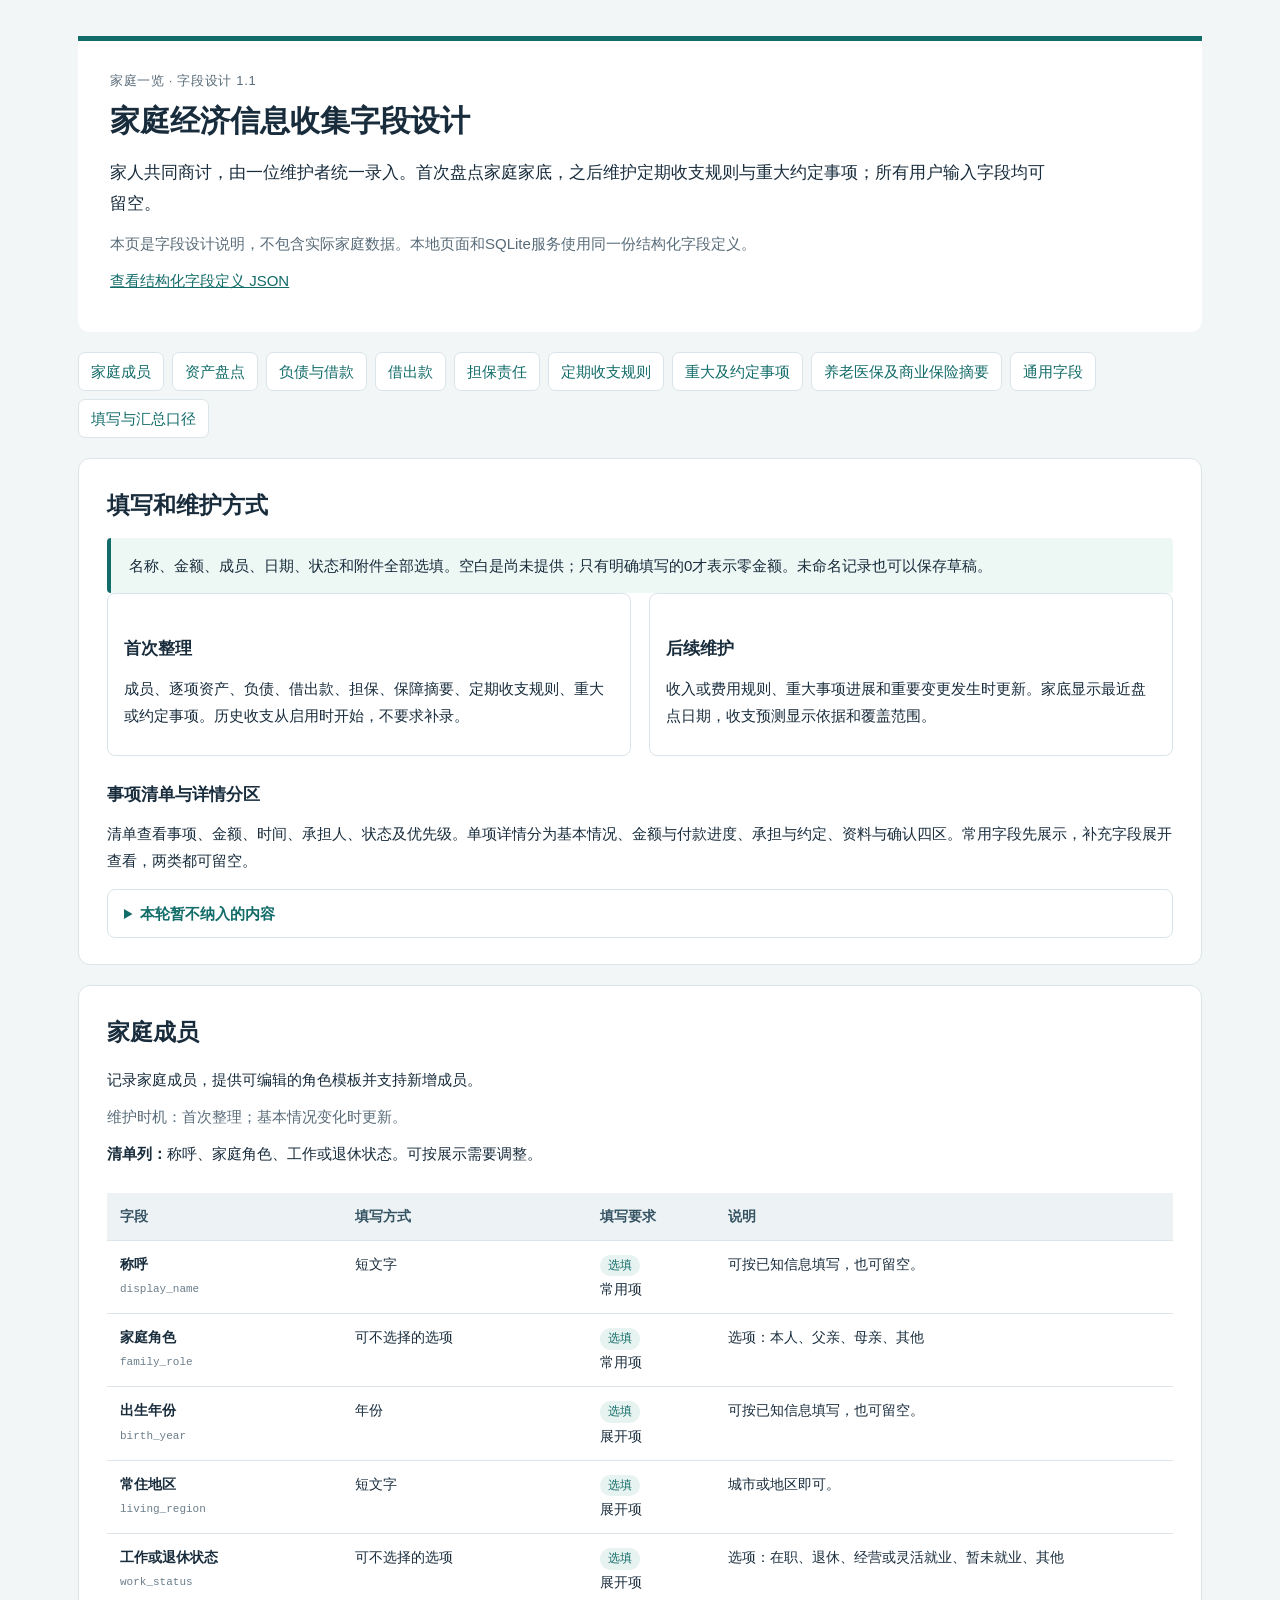
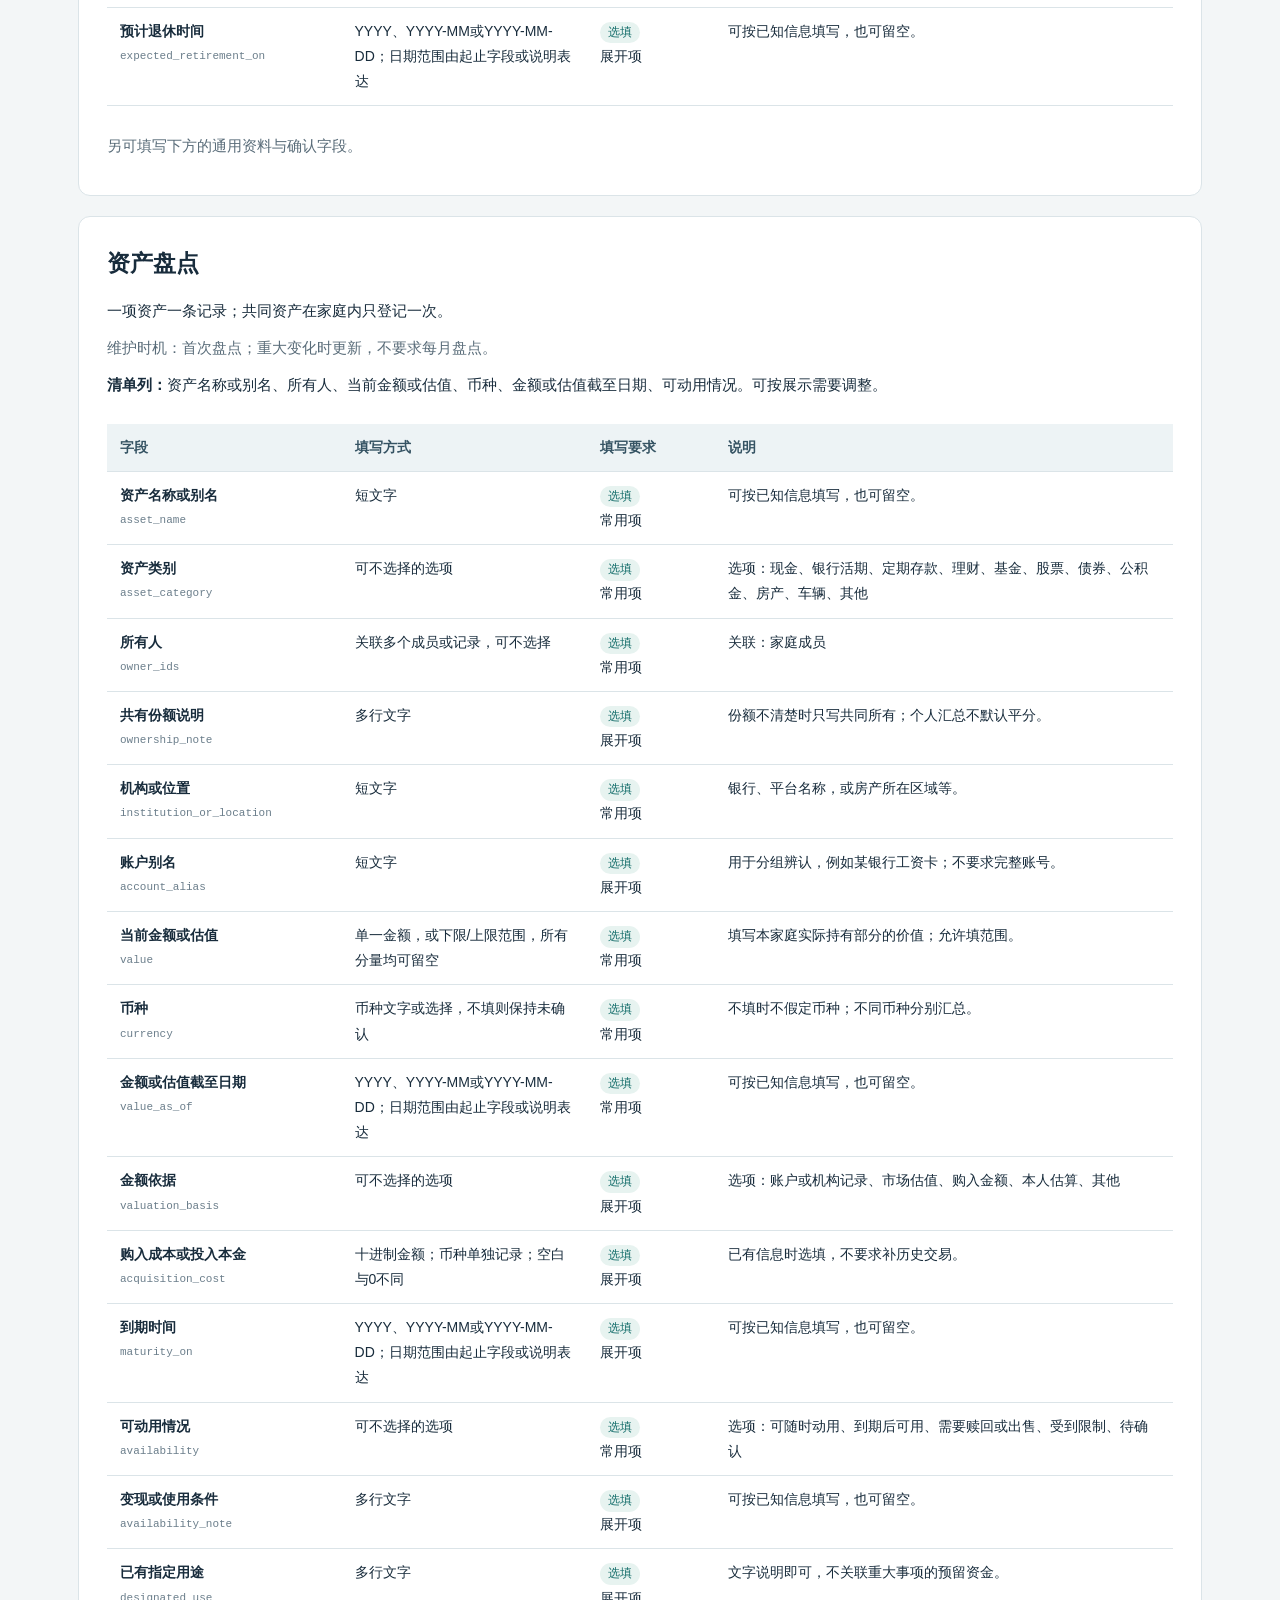
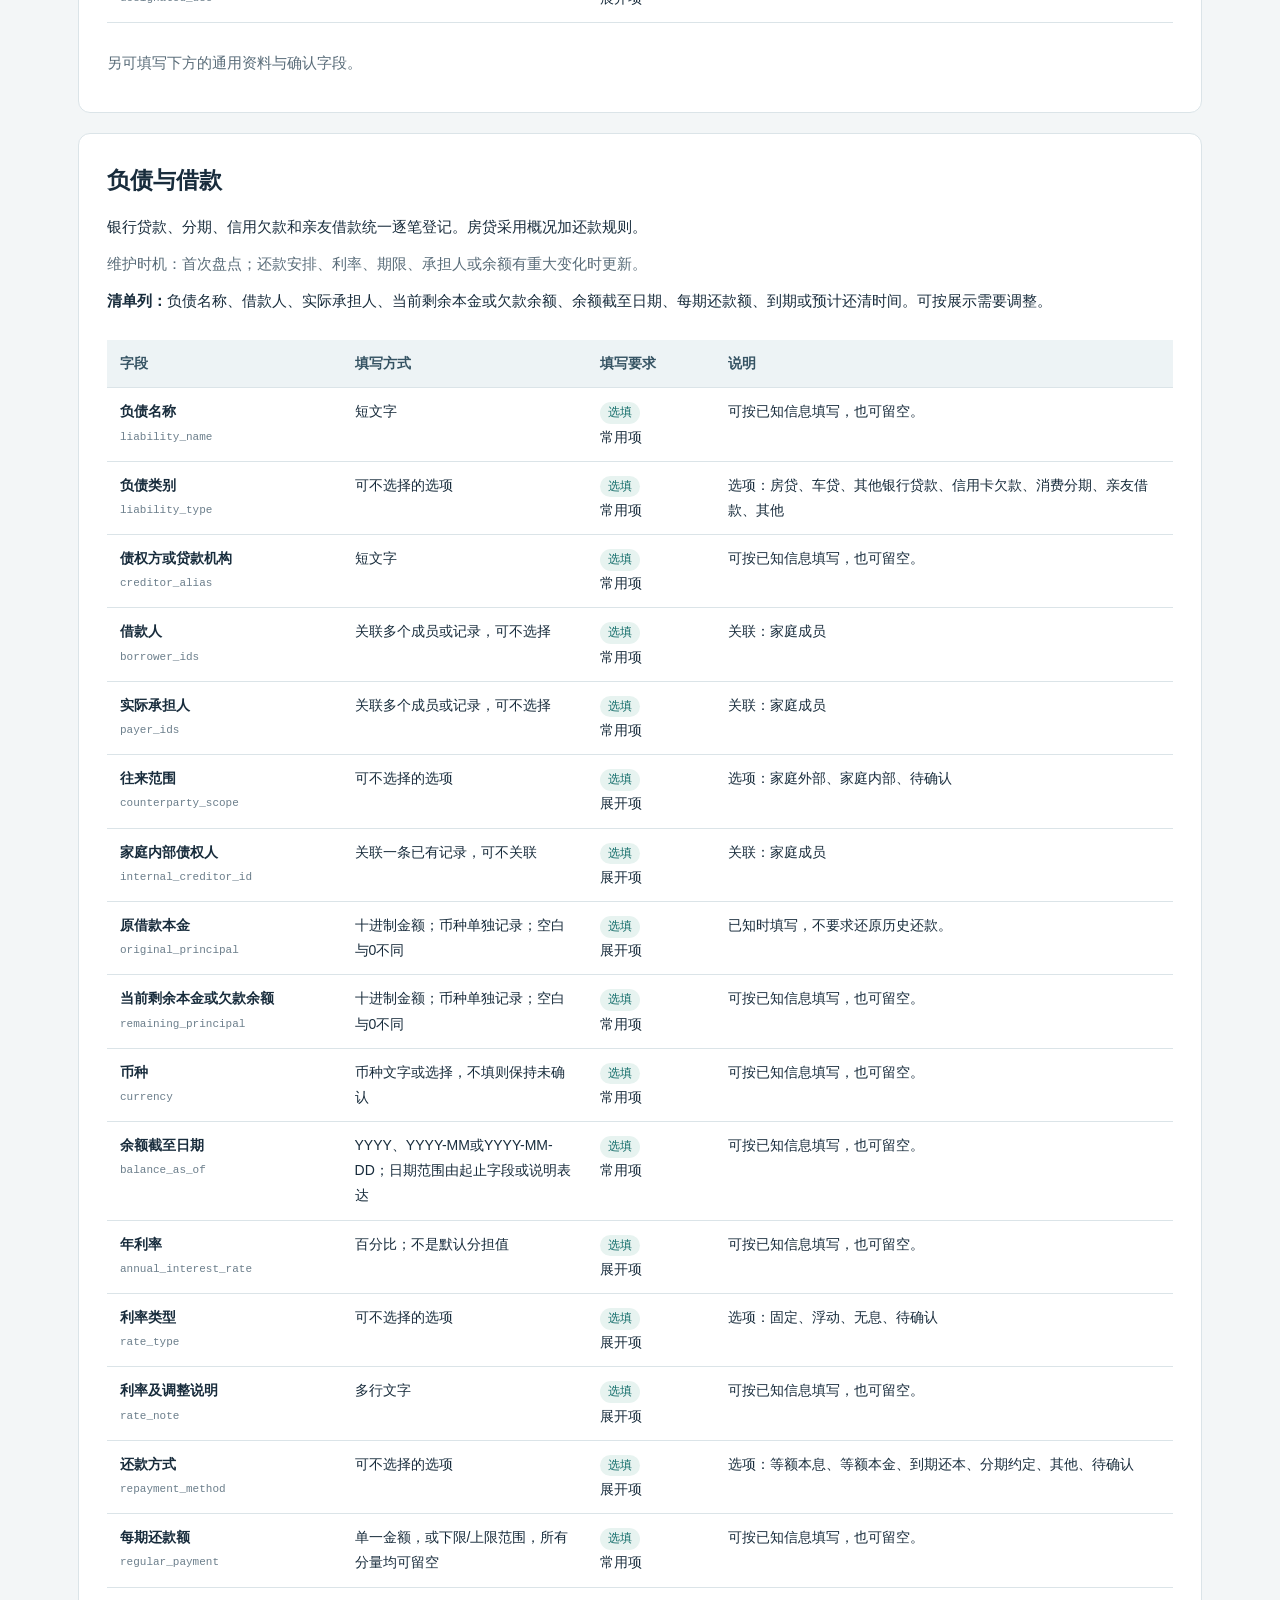
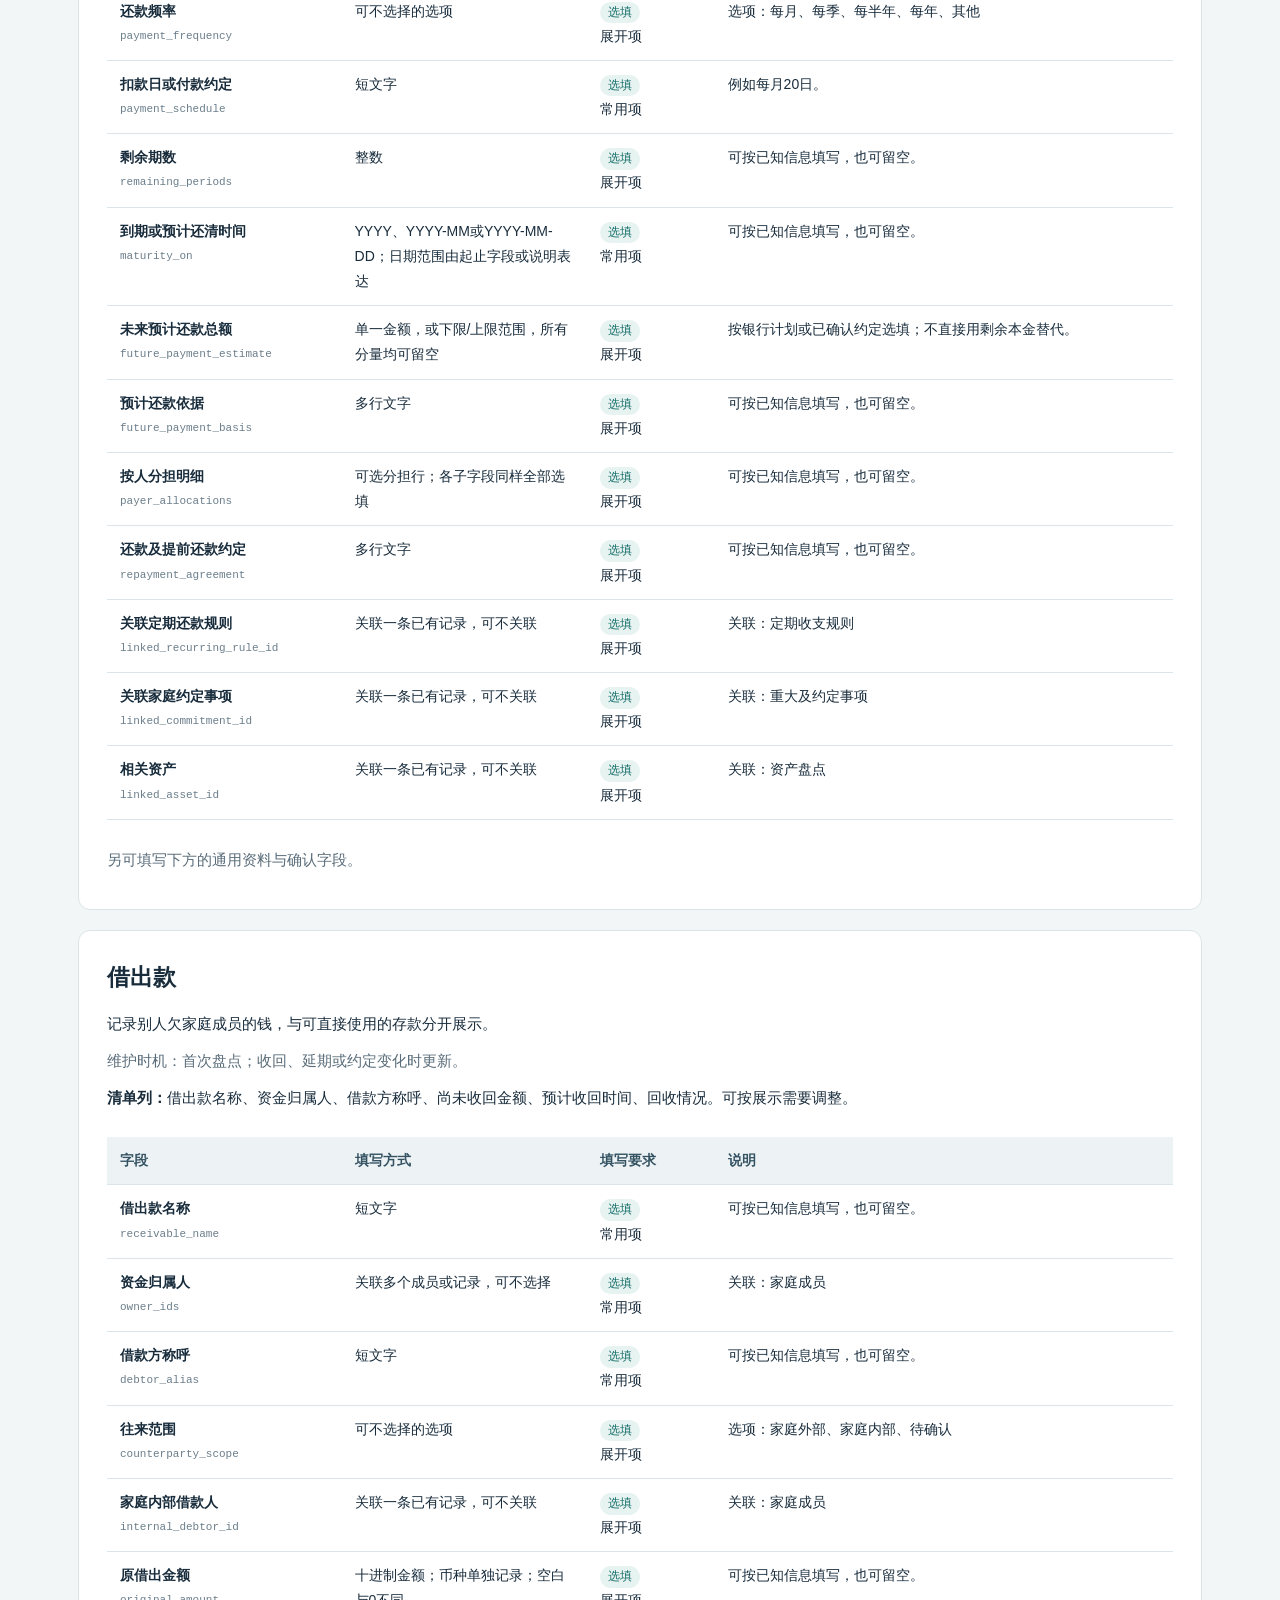
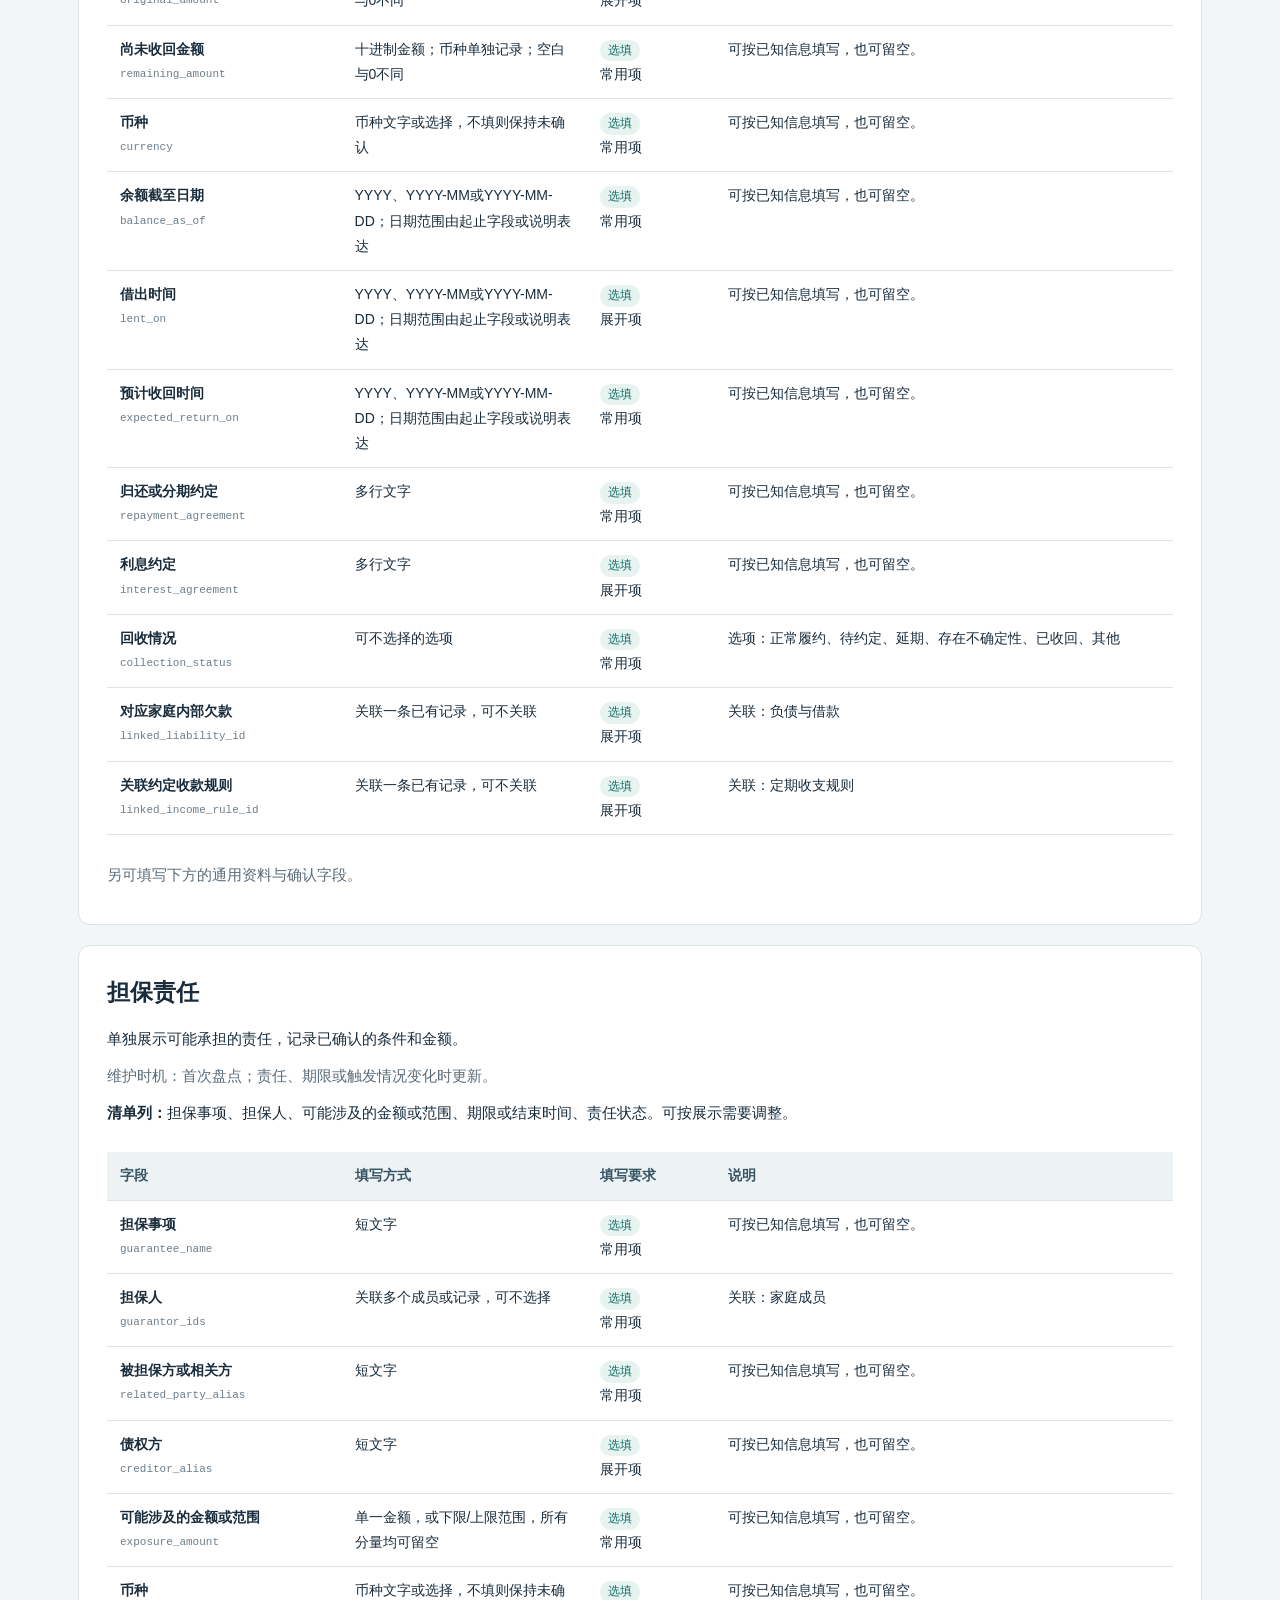
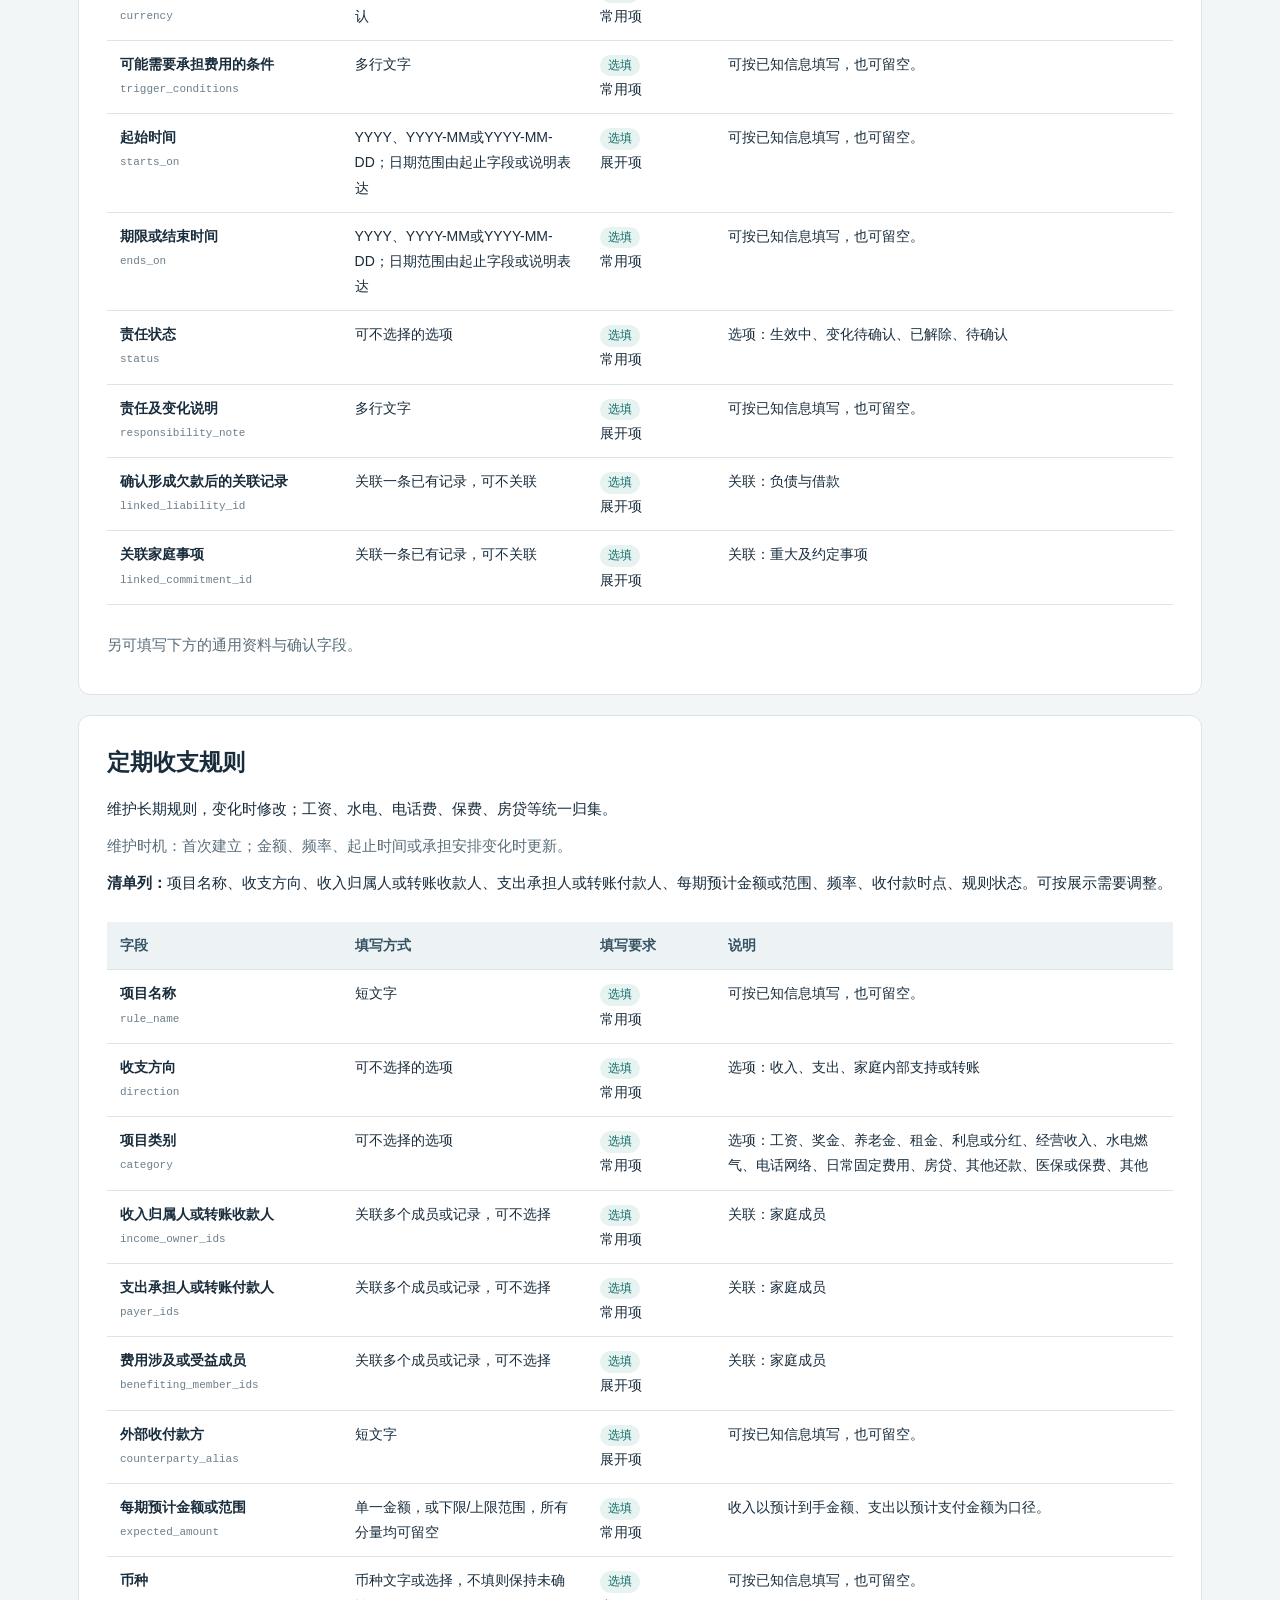
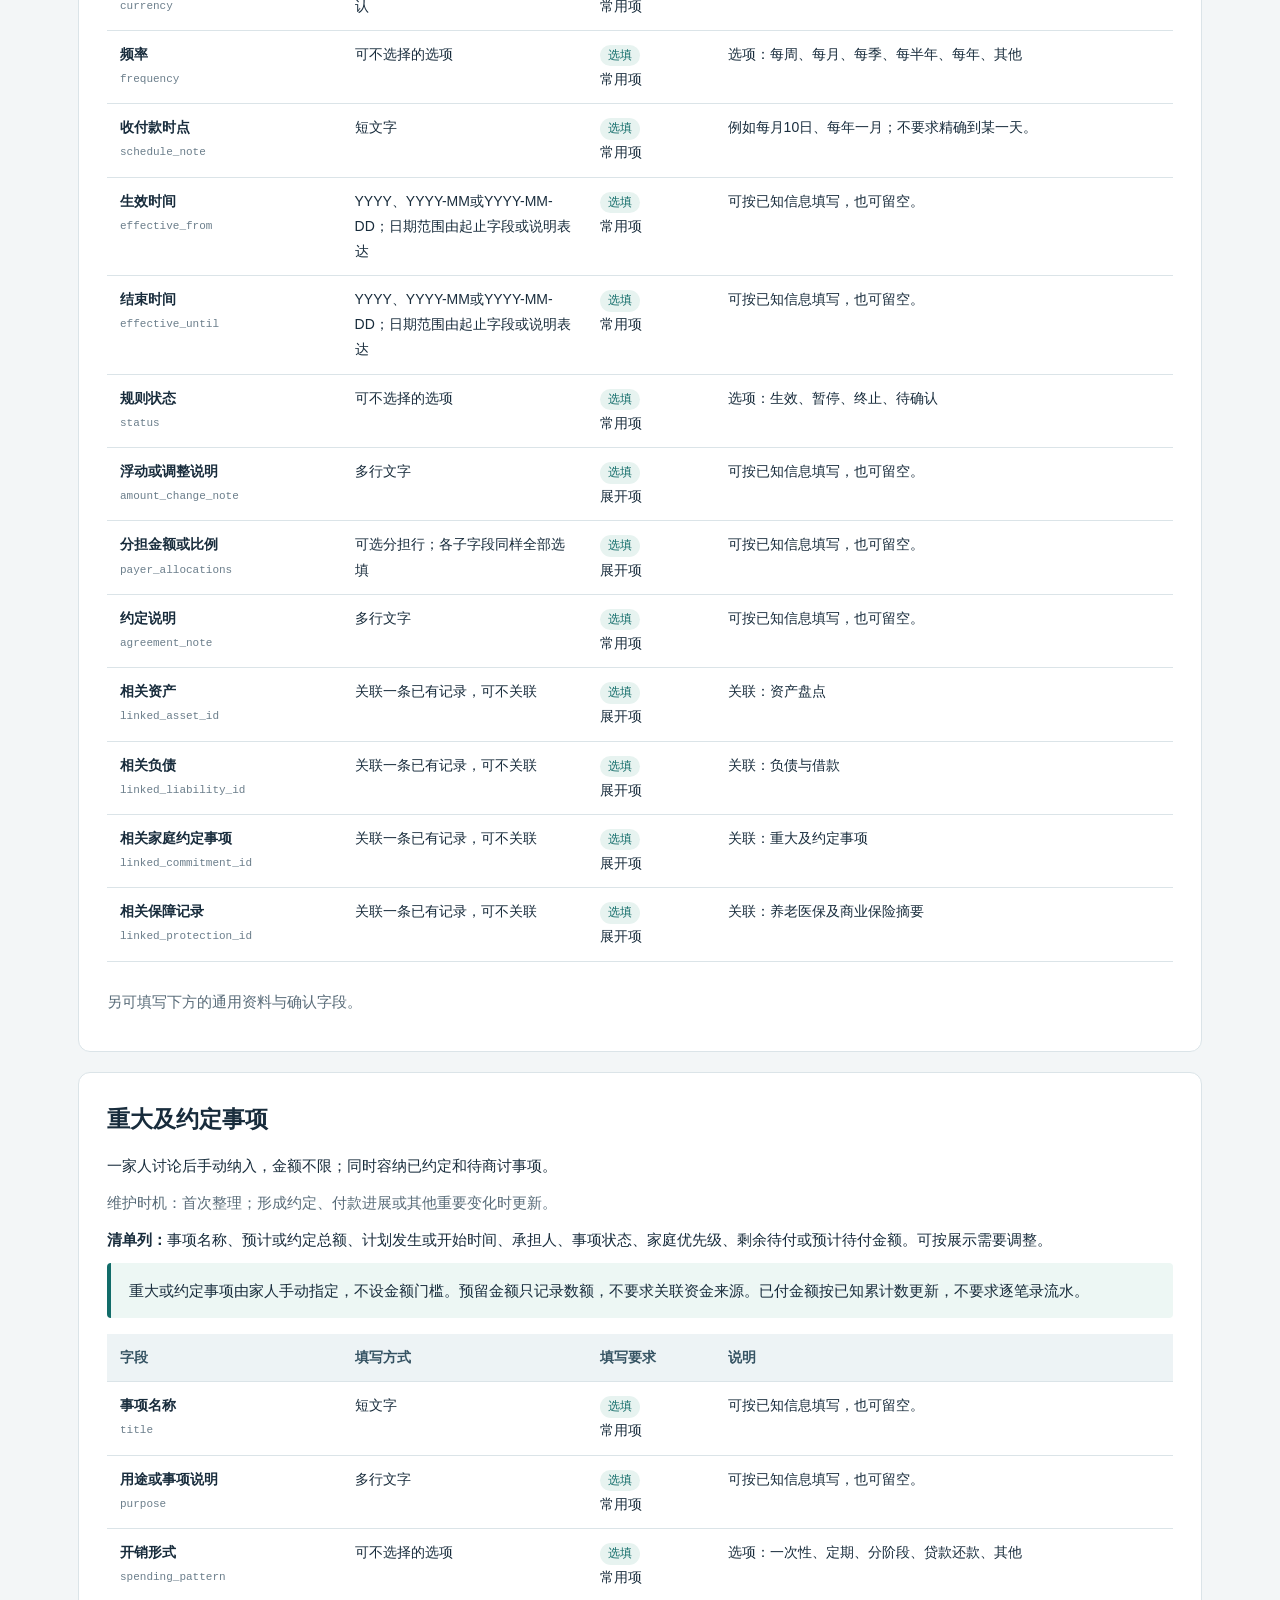
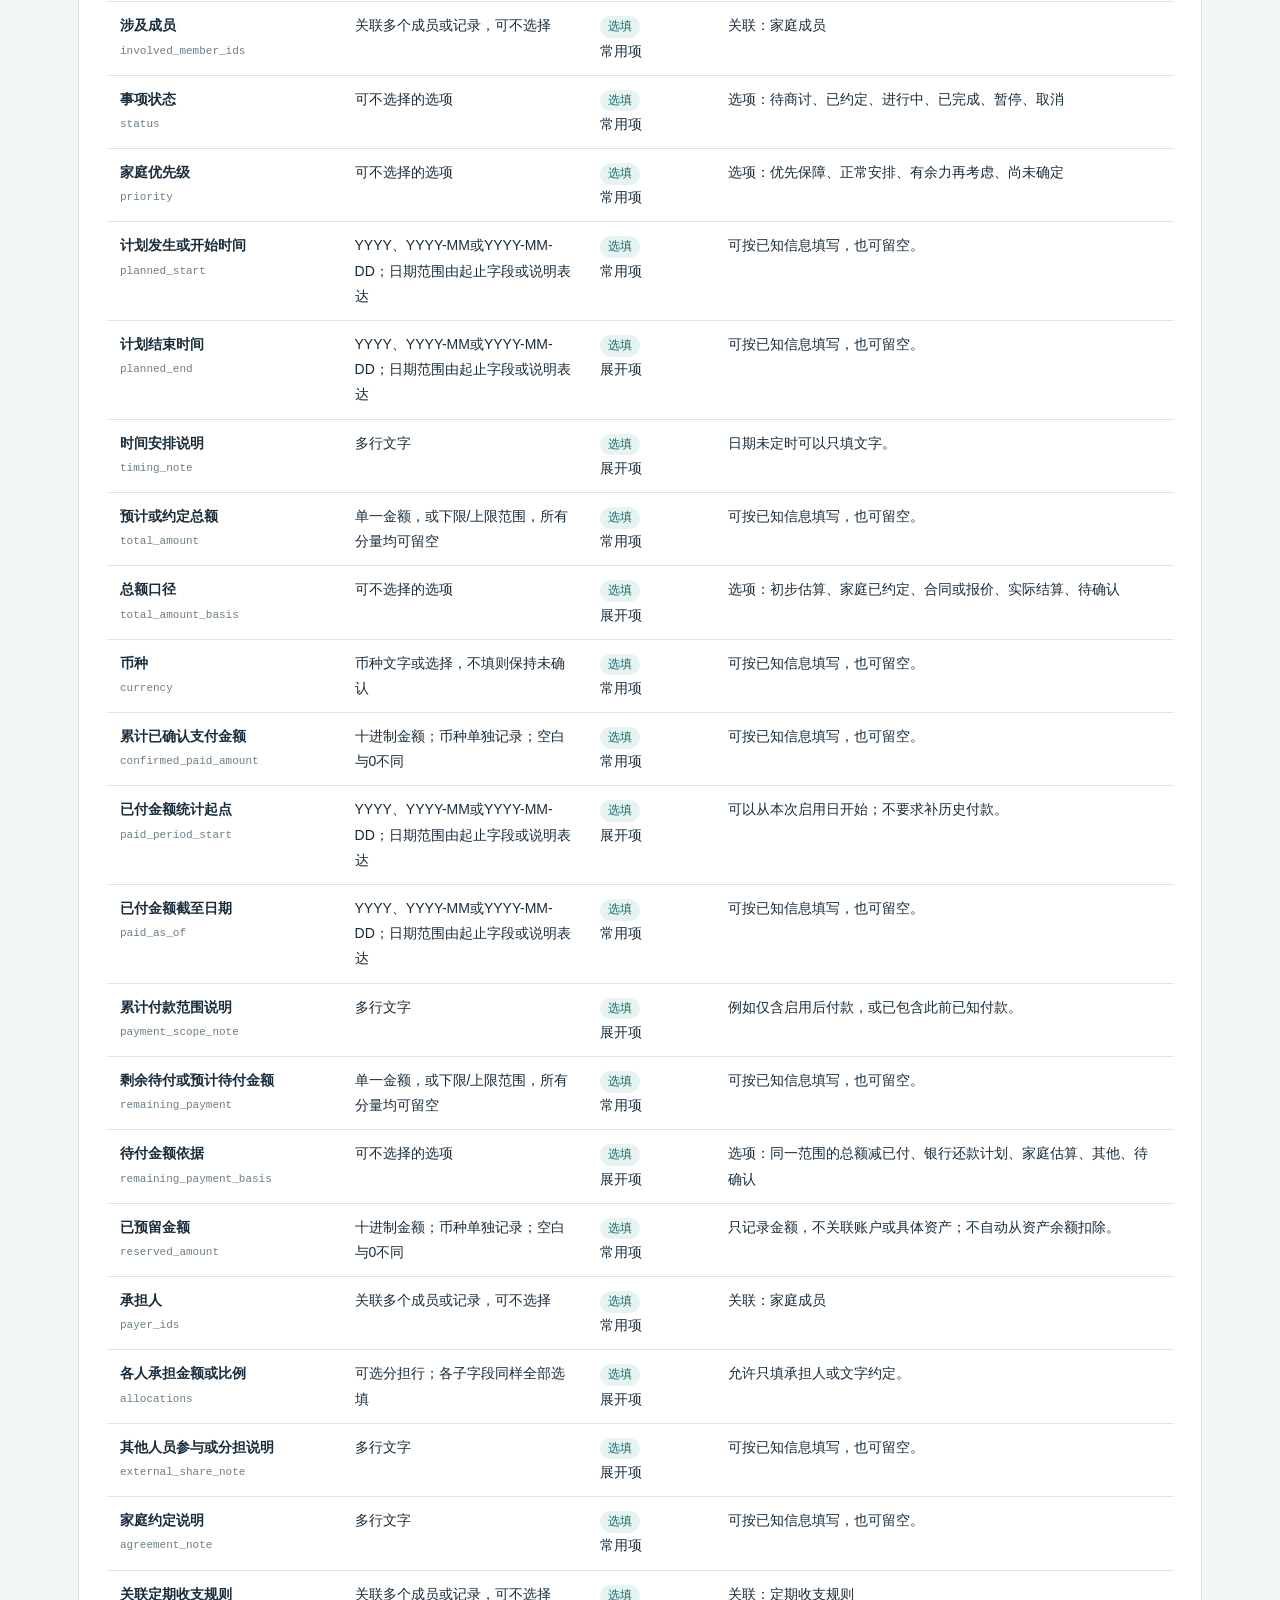
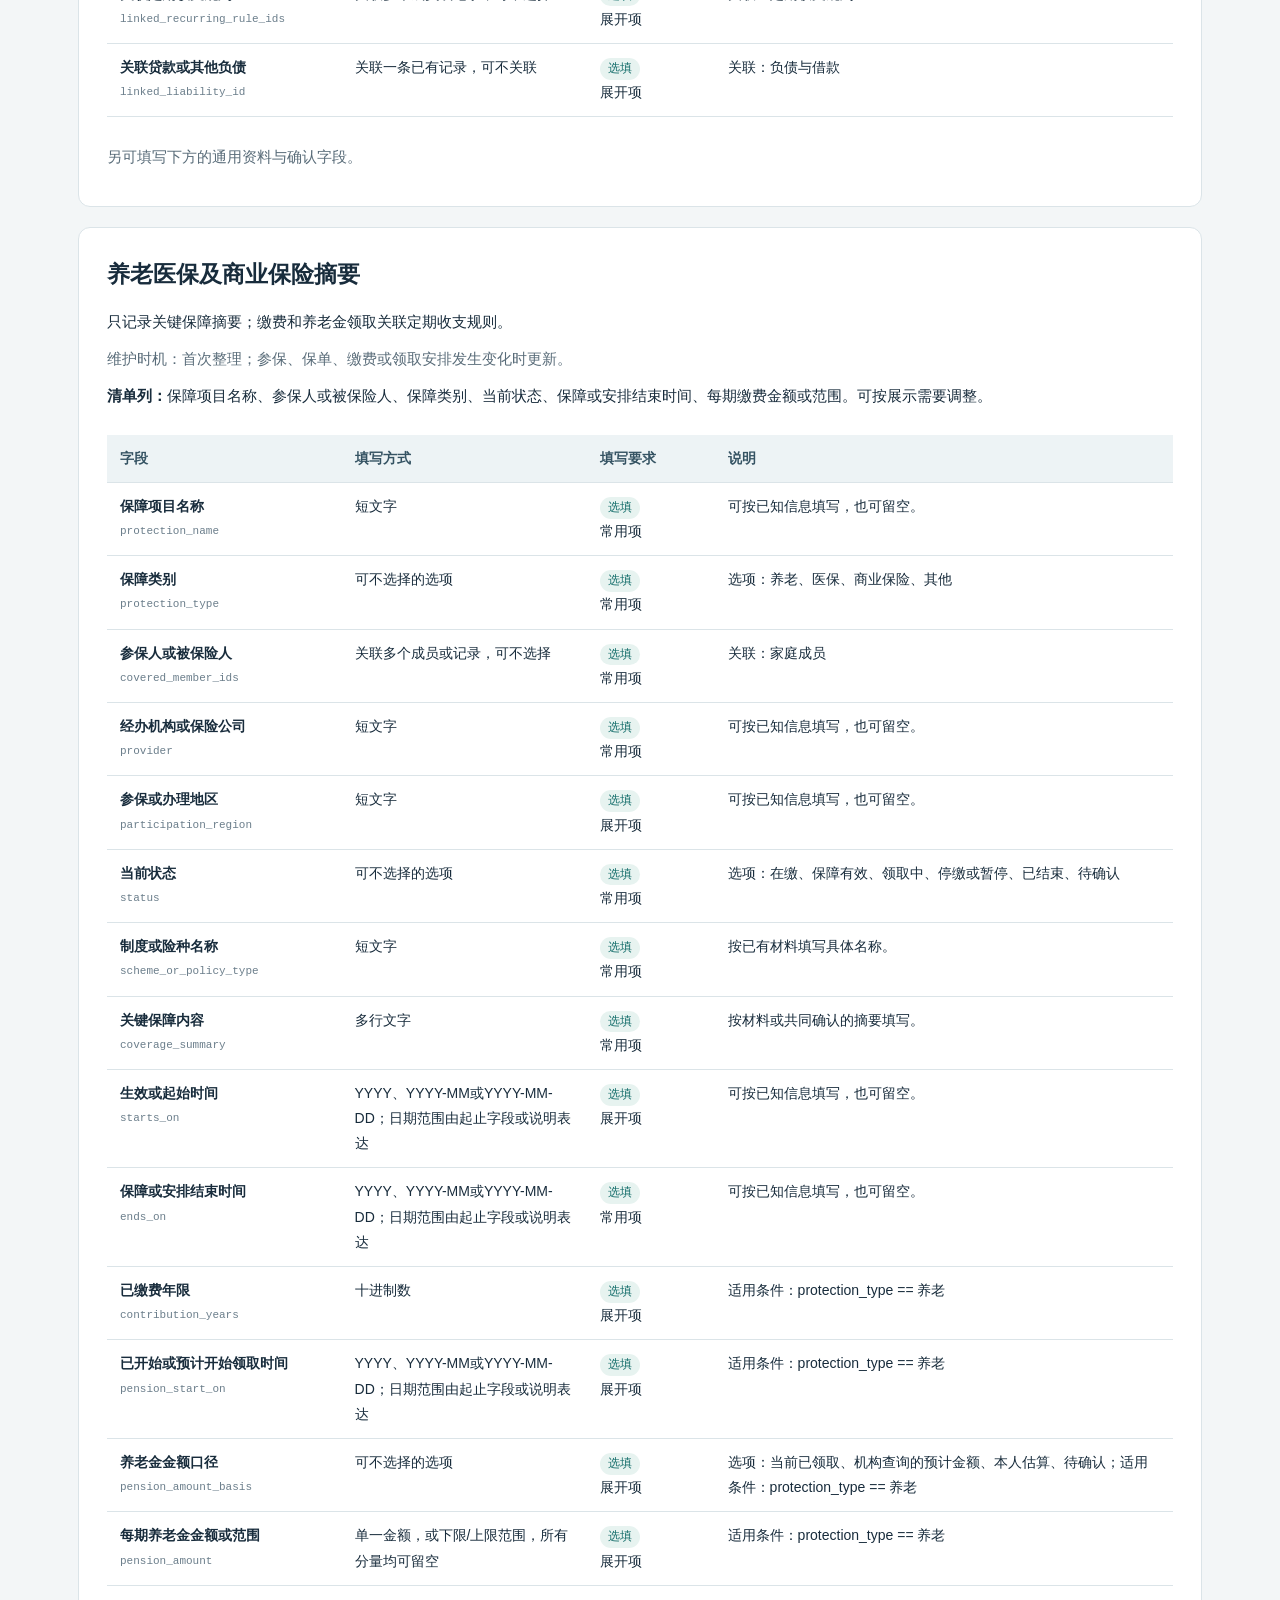
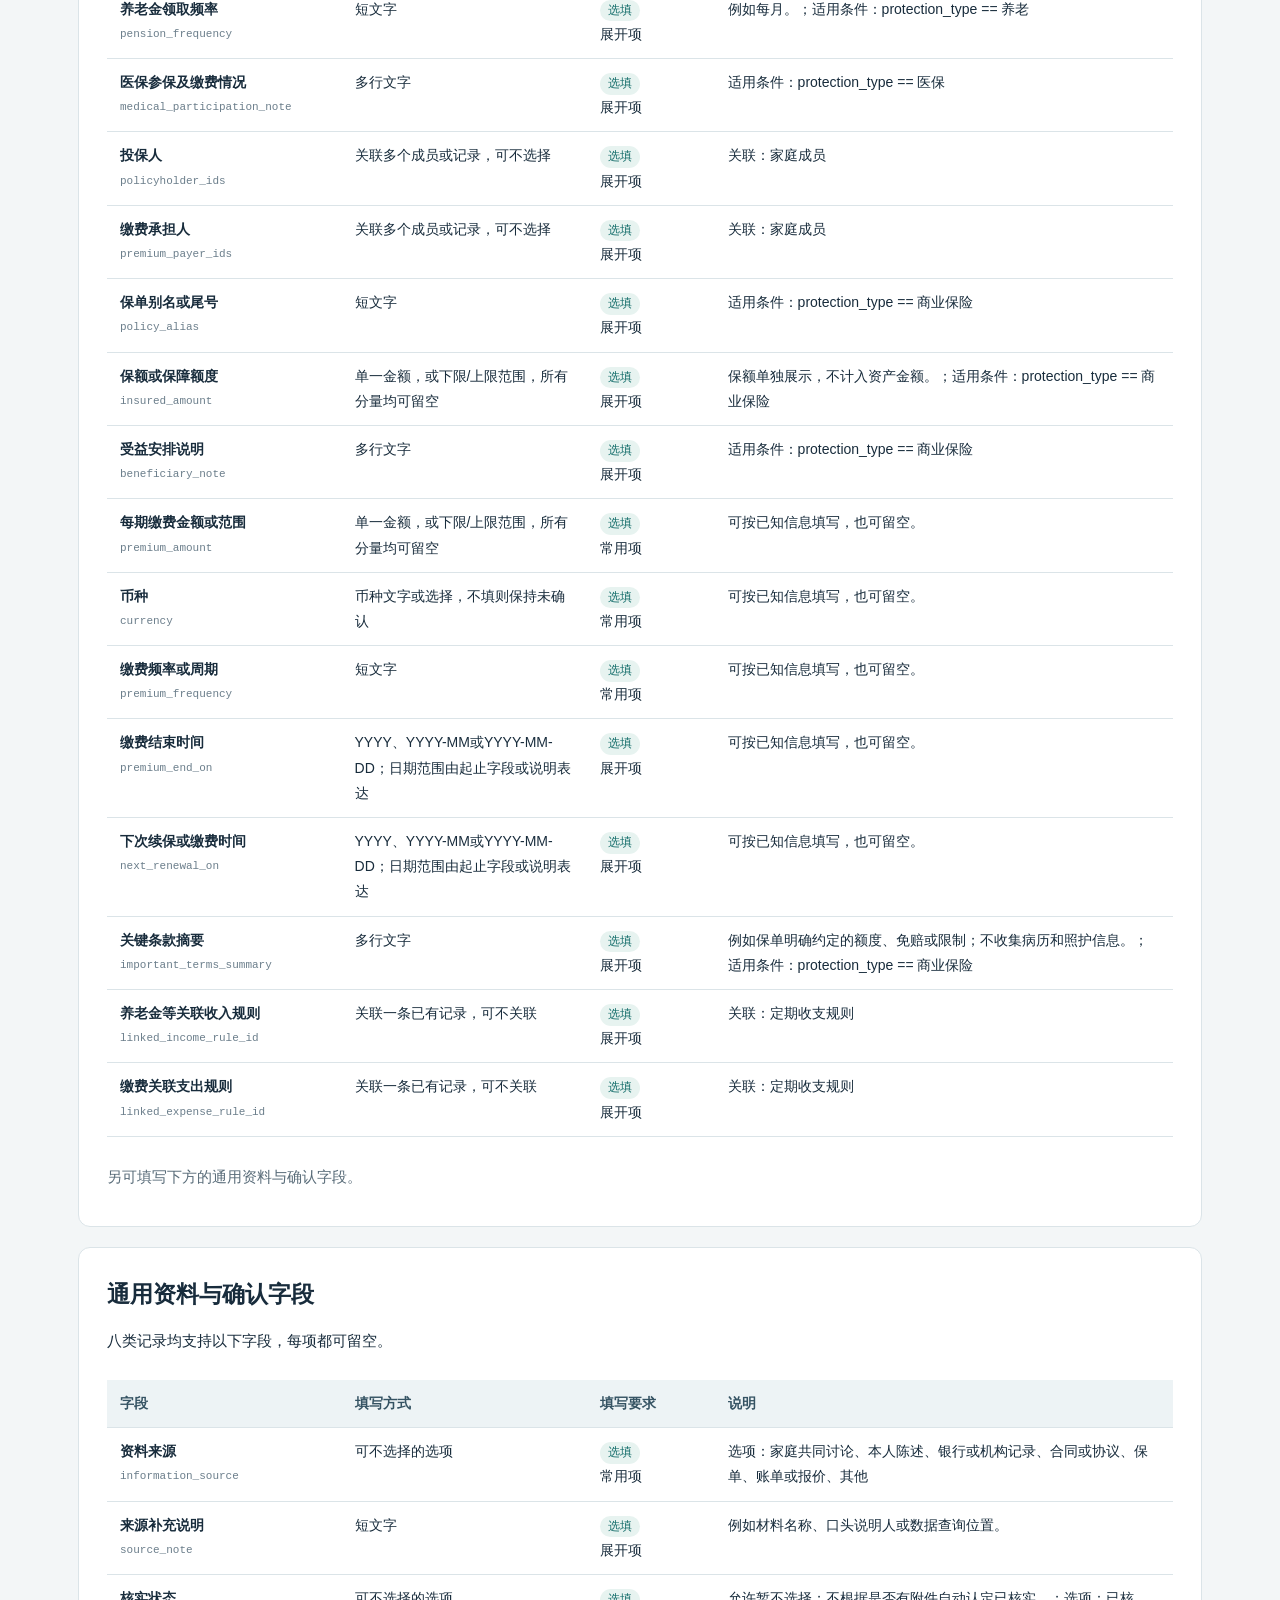
<file: design/家庭经济信息收集字段设计.html>
<!doctype html><html lang="zh-CN"><head><meta charset="utf-8">
<meta name="viewport" content="width=device-width,initial-scale=1"><title>家庭经济信息收集字段设计</title>
<style>
:root{color-scheme:light;--ink:#182c3c;--muted:#596c79;--accent:#126c69;--line:#dbe4e8;--paper:#fff;--back:#f3f6f7}
*{box-sizing:border-box}body{margin:0;background:var(--back);color:var(--ink);font:15px/1.8 "Microsoft YaHei","Segoe UI",sans-serif}
main{max-width:1180px;margin:auto;padding:36px 28px 80px}header{border-top:5px solid var(--accent);background:var(--paper);padding:28px 32px;border-radius:0 0 12px 12px}
h1{font-size:30px;line-height:1.4;margin:8px 0 16px}h2{font-size:23px;margin:0 0 12px}h3{font-size:17px;margin:24px 0 10px}p{margin:10px 0}.meta{color:var(--muted);font-size:13px;letter-spacing:.05em}.lead{font-size:17px;max-width:950px}
nav{display:flex;gap:8px;flex-wrap:wrap;margin:20px 0}nav a{background:#fff;border:1px solid var(--line);border-radius:7px;padding:5px 12px;color:var(--accent);text-decoration:none}nav a:hover{background:#e4f1ef}
section{background:var(--paper);border:1px solid var(--line);border-radius:12px;padding:26px 28px;margin:20px 0;scroll-margin-top:20px}.notice{background:#edf7f4;border-left:4px solid var(--accent);padding:14px 18px;border-radius:4px}.muted{color:var(--muted)}
.tablewrap{overflow-x:auto}table{border-collapse:collapse;width:100%;font-size:14px;margin:16px 0}th{text-align:left;background:#edf3f5;color:#355363;font-weight:600}th,td{padding:11px 13px;border-bottom:1px solid var(--line);vertical-align:top}th:first-child{width:22%}th:nth-child(2){width:23%}th:nth-child(3){width:12%}th:nth-child(4){width:43%}code{display:block;font:11px/1.6 Consolas,monospace;color:#6b7e8b;overflow-wrap:anywhere;margin-top:4px}.pill{display:inline-block;font-size:12px;color:#126c69;background:#e7f3f0;padding:0 8px;border-radius:12px}ul{padding-left:24px}li{margin:7px 0}a{color:var(--accent)}details{margin-top:15px;border:1px solid var(--line);border-radius:8px;padding:10px 16px}summary{cursor:pointer;color:var(--accent);font-weight:600}.grid{display:grid;grid-template-columns:1fr 1fr;gap:18px}.box{border:1px solid var(--line);border-radius:8px;padding:16px}footer{color:var(--muted);font-size:13px;padding:12px 0}
@media(max-width:760px){main{padding:15px 12px 45px}header,section{padding:20px 16px}h1{font-size:25px}.grid{grid-template-columns:1fr}table{min-width:680px}}
@media print{body{background:#fff;font-size:10pt}main{max-width:none;padding:0}nav,.no-print{display:none}header,section{border-radius:0;border:0;padding:14px 0;margin:0 0 12px}h2,h3{break-after:avoid}thead{display:table-header-group}tr{break-inside:avoid}table{font-size:9pt;min-width:0}.tablewrap{overflow:visible}.grid{display:block}details{display:block}code{font-size:8pt}}
</style></head><body><main><header><div class="meta">家庭一览 · 字段设计 1.1</div>
<h1>家庭经济信息收集字段设计</h1><p class="lead">家人共同商讨，由一位维护者统一录入。首次盘点家庭家底，之后维护定期收支规则与重大约定事项；所有用户输入字段均可留空。</p>
<p class="muted">本页是字段设计说明，不包含实际家庭数据。本地页面和SQLite服务使用同一份结构化字段定义。</p>
<p><a href="家庭经济信息收集字段定义.json">查看结构化字段定义 JSON</a></p></header>
<nav><a href="#members">家庭成员</a><a href="#assets">资产盘点</a><a href="#liabilities">负债与借款</a><a href="#receivables">借出款</a><a href="#guarantees">担保责任</a><a href="#recurring_rules">定期收支规则</a><a href="#commitments">重大及约定事项</a><a href="#protection">养老医保及商业保险摘要</a><a href="#common">通用字段</a><a href="#rules">填写与汇总口径</a></nav>
<section id="overview"><h2>填写和维护方式</h2><div class="notice">名称、金额、成员、日期、状态和附件全部选填。空白是尚未提供；只有明确填写的0才表示零金额。未命名记录也可以保存草稿。</div>
<div class="grid"><div class="box"><h3>首次整理</h3><p>成员、逐项资产、负债、借出款、担保、保障摘要、定期收支规则、重大或约定事项。历史收支从启用时开始，不要求补录。</p></div><div class="box"><h3>后续维护</h3><p>收入或费用规则、重大事项进展和重要变更发生时更新。家底显示最近盘点日期，收支预测显示依据和覆盖范围。</p></div></div>
<h3>事项清单与详情分区</h3><p>清单查看事项、金额、时间、承担人、状态及优先级。单项详情分为基本情况、金额与付款进度、承担与约定、资料与确认四区。常用字段先展示，补充字段展开查看，两类都可留空。</p>
<details><summary>本轮暂不纳入的内容</summary><ul><li>健康与照护的独立信息模块</li><li>每位成员最低保留资金</li><li>预留金额与具体资产或账户的来源关联</li><li>强制每月余额盘点</li><li>强制零散日常消费逐笔或每月汇总</li><li>贷款逐期本金利息明细</li><li>强制实际收付款逐期登记</li></ul></details></section>
<section id="members"><h2>家庭成员</h2><p>记录家庭成员，提供可编辑的角色模板并支持新增成员。</p><p class="muted">维护时机：首次整理；基本情况变化时更新。</p>
<p><strong>清单列：</strong>称呼、家庭角色、工作或退休状态。可按展示需要调整。</p>
<div class="tablewrap"><table><thead><tr><th>字段</th><th>填写方式</th><th>填写要求</th><th>说明</th></tr></thead><tbody><tr><td><strong>称呼</strong><code>display_name</code></td><td>短文字</td><td><span class="pill">选填</span><br>常用项</td><td>可按已知信息填写，也可留空。</td></tr><tr><td><strong>家庭角色</strong><code>family_role</code></td><td>可不选择的选项</td><td><span class="pill">选填</span><br>常用项</td><td>选项：本人、父亲、母亲、其他</td></tr><tr><td><strong>出生年份</strong><code>birth_year</code></td><td>年份</td><td><span class="pill">选填</span><br>展开项</td><td>可按已知信息填写，也可留空。</td></tr><tr><td><strong>常住地区</strong><code>living_region</code></td><td>短文字</td><td><span class="pill">选填</span><br>展开项</td><td>城市或地区即可。</td></tr><tr><td><strong>工作或退休状态</strong><code>work_status</code></td><td>可不选择的选项</td><td><span class="pill">选填</span><br>展开项</td><td>选项：在职、退休、经营或灵活就业、暂未就业、其他</td></tr><tr><td><strong>预计退休时间</strong><code>expected_retirement_on</code></td><td>YYYY、YYYY-MM或YYYY-MM-DD；日期范围由起止字段或说明表达</td><td><span class="pill">选填</span><br>展开项</td><td>可按已知信息填写，也可留空。</td></tr></tbody></table></div>
<p class="muted">另可填写下方的通用资料与确认字段。</p></section>
<section id="assets"><h2>资产盘点</h2><p>一项资产一条记录；共同资产在家庭内只登记一次。</p><p class="muted">维护时机：首次盘点；重大变化时更新，不要求每月盘点。</p>
<p><strong>清单列：</strong>资产名称或别名、所有人、当前金额或估值、币种、金额或估值截至日期、可动用情况。可按展示需要调整。</p>
<div class="tablewrap"><table><thead><tr><th>字段</th><th>填写方式</th><th>填写要求</th><th>说明</th></tr></thead><tbody><tr><td><strong>资产名称或别名</strong><code>asset_name</code></td><td>短文字</td><td><span class="pill">选填</span><br>常用项</td><td>可按已知信息填写，也可留空。</td></tr><tr><td><strong>资产类别</strong><code>asset_category</code></td><td>可不选择的选项</td><td><span class="pill">选填</span><br>常用项</td><td>选项：现金、银行活期、定期存款、理财、基金、股票、债券、公积金、房产、车辆、其他</td></tr><tr><td><strong>所有人</strong><code>owner_ids</code></td><td>关联多个成员或记录，可不选择</td><td><span class="pill">选填</span><br>常用项</td><td>关联：家庭成员</td></tr><tr><td><strong>共有份额说明</strong><code>ownership_note</code></td><td>多行文字</td><td><span class="pill">选填</span><br>展开项</td><td>份额不清楚时只写共同所有；个人汇总不默认平分。</td></tr><tr><td><strong>机构或位置</strong><code>institution_or_location</code></td><td>短文字</td><td><span class="pill">选填</span><br>常用项</td><td>银行、平台名称，或房产所在区域等。</td></tr><tr><td><strong>账户别名</strong><code>account_alias</code></td><td>短文字</td><td><span class="pill">选填</span><br>展开项</td><td>用于分组辨认，例如某银行工资卡；不要求完整账号。</td></tr><tr><td><strong>当前金额或估值</strong><code>value</code></td><td>单一金额，或下限/上限范围，所有分量均可留空</td><td><span class="pill">选填</span><br>常用项</td><td>填写本家庭实际持有部分的价值；允许填范围。</td></tr><tr><td><strong>币种</strong><code>currency</code></td><td>币种文字或选择，不填则保持未确认</td><td><span class="pill">选填</span><br>常用项</td><td>不填时不假定币种；不同币种分别汇总。</td></tr><tr><td><strong>金额或估值截至日期</strong><code>value_as_of</code></td><td>YYYY、YYYY-MM或YYYY-MM-DD；日期范围由起止字段或说明表达</td><td><span class="pill">选填</span><br>常用项</td><td>可按已知信息填写，也可留空。</td></tr><tr><td><strong>金额依据</strong><code>valuation_basis</code></td><td>可不选择的选项</td><td><span class="pill">选填</span><br>展开项</td><td>选项：账户或机构记录、市场估值、购入金额、本人估算、其他</td></tr><tr><td><strong>购入成本或投入本金</strong><code>acquisition_cost</code></td><td>十进制金额；币种单独记录；空白与0不同</td><td><span class="pill">选填</span><br>展开项</td><td>已有信息时选填，不要求补历史交易。</td></tr><tr><td><strong>到期时间</strong><code>maturity_on</code></td><td>YYYY、YYYY-MM或YYYY-MM-DD；日期范围由起止字段或说明表达</td><td><span class="pill">选填</span><br>展开项</td><td>可按已知信息填写，也可留空。</td></tr><tr><td><strong>可动用情况</strong><code>availability</code></td><td>可不选择的选项</td><td><span class="pill">选填</span><br>常用项</td><td>选项：可随时动用、到期后可用、需要赎回或出售、受到限制、待确认</td></tr><tr><td><strong>变现或使用条件</strong><code>availability_note</code></td><td>多行文字</td><td><span class="pill">选填</span><br>展开项</td><td>可按已知信息填写，也可留空。</td></tr><tr><td><strong>已有指定用途</strong><code>designated_use</code></td><td>多行文字</td><td><span class="pill">选填</span><br>展开项</td><td>文字说明即可，不关联重大事项的预留资金。</td></tr></tbody></table></div>
<p class="muted">另可填写下方的通用资料与确认字段。</p></section>
<section id="liabilities"><h2>负债与借款</h2><p>银行贷款、分期、信用欠款和亲友借款统一逐笔登记。房贷采用概况加还款规则。</p><p class="muted">维护时机：首次盘点；还款安排、利率、期限、承担人或余额有重大变化时更新。</p>
<p><strong>清单列：</strong>负债名称、借款人、实际承担人、当前剩余本金或欠款余额、余额截至日期、每期还款额、到期或预计还清时间。可按展示需要调整。</p>
<div class="tablewrap"><table><thead><tr><th>字段</th><th>填写方式</th><th>填写要求</th><th>说明</th></tr></thead><tbody><tr><td><strong>负债名称</strong><code>liability_name</code></td><td>短文字</td><td><span class="pill">选填</span><br>常用项</td><td>可按已知信息填写，也可留空。</td></tr><tr><td><strong>负债类别</strong><code>liability_type</code></td><td>可不选择的选项</td><td><span class="pill">选填</span><br>常用项</td><td>选项：房贷、车贷、其他银行贷款、信用卡欠款、消费分期、亲友借款、其他</td></tr><tr><td><strong>债权方或贷款机构</strong><code>creditor_alias</code></td><td>短文字</td><td><span class="pill">选填</span><br>常用项</td><td>可按已知信息填写，也可留空。</td></tr><tr><td><strong>借款人</strong><code>borrower_ids</code></td><td>关联多个成员或记录，可不选择</td><td><span class="pill">选填</span><br>常用项</td><td>关联：家庭成员</td></tr><tr><td><strong>实际承担人</strong><code>payer_ids</code></td><td>关联多个成员或记录，可不选择</td><td><span class="pill">选填</span><br>常用项</td><td>关联：家庭成员</td></tr><tr><td><strong>往来范围</strong><code>counterparty_scope</code></td><td>可不选择的选项</td><td><span class="pill">选填</span><br>展开项</td><td>选项：家庭外部、家庭内部、待确认</td></tr><tr><td><strong>家庭内部债权人</strong><code>internal_creditor_id</code></td><td>关联一条已有记录，可不关联</td><td><span class="pill">选填</span><br>展开项</td><td>关联：家庭成员</td></tr><tr><td><strong>原借款本金</strong><code>original_principal</code></td><td>十进制金额；币种单独记录；空白与0不同</td><td><span class="pill">选填</span><br>展开项</td><td>已知时填写，不要求还原历史还款。</td></tr><tr><td><strong>当前剩余本金或欠款余额</strong><code>remaining_principal</code></td><td>十进制金额；币种单独记录；空白与0不同</td><td><span class="pill">选填</span><br>常用项</td><td>可按已知信息填写，也可留空。</td></tr><tr><td><strong>币种</strong><code>currency</code></td><td>币种文字或选择，不填则保持未确认</td><td><span class="pill">选填</span><br>常用项</td><td>可按已知信息填写，也可留空。</td></tr><tr><td><strong>余额截至日期</strong><code>balance_as_of</code></td><td>YYYY、YYYY-MM或YYYY-MM-DD；日期范围由起止字段或说明表达</td><td><span class="pill">选填</span><br>常用项</td><td>可按已知信息填写，也可留空。</td></tr><tr><td><strong>年利率</strong><code>annual_interest_rate</code></td><td>百分比；不是默认分担值</td><td><span class="pill">选填</span><br>展开项</td><td>可按已知信息填写，也可留空。</td></tr><tr><td><strong>利率类型</strong><code>rate_type</code></td><td>可不选择的选项</td><td><span class="pill">选填</span><br>展开项</td><td>选项：固定、浮动、无息、待确认</td></tr><tr><td><strong>利率及调整说明</strong><code>rate_note</code></td><td>多行文字</td><td><span class="pill">选填</span><br>展开项</td><td>可按已知信息填写，也可留空。</td></tr><tr><td><strong>还款方式</strong><code>repayment_method</code></td><td>可不选择的选项</td><td><span class="pill">选填</span><br>展开项</td><td>选项：等额本息、等额本金、到期还本、分期约定、其他、待确认</td></tr><tr><td><strong>每期还款额</strong><code>regular_payment</code></td><td>单一金额，或下限/上限范围，所有分量均可留空</td><td><span class="pill">选填</span><br>常用项</td><td>可按已知信息填写，也可留空。</td></tr><tr><td><strong>还款频率</strong><code>payment_frequency</code></td><td>可不选择的选项</td><td><span class="pill">选填</span><br>展开项</td><td>选项：每月、每季、每半年、每年、其他</td></tr><tr><td><strong>扣款日或付款约定</strong><code>payment_schedule</code></td><td>短文字</td><td><span class="pill">选填</span><br>常用项</td><td>例如每月20日。</td></tr><tr><td><strong>剩余期数</strong><code>remaining_periods</code></td><td>整数</td><td><span class="pill">选填</span><br>展开项</td><td>可按已知信息填写，也可留空。</td></tr><tr><td><strong>到期或预计还清时间</strong><code>maturity_on</code></td><td>YYYY、YYYY-MM或YYYY-MM-DD；日期范围由起止字段或说明表达</td><td><span class="pill">选填</span><br>常用项</td><td>可按已知信息填写，也可留空。</td></tr><tr><td><strong>未来预计还款总额</strong><code>future_payment_estimate</code></td><td>单一金额，或下限/上限范围，所有分量均可留空</td><td><span class="pill">选填</span><br>展开项</td><td>按银行计划或已确认约定选填；不直接用剩余本金替代。</td></tr><tr><td><strong>预计还款依据</strong><code>future_payment_basis</code></td><td>多行文字</td><td><span class="pill">选填</span><br>展开项</td><td>可按已知信息填写，也可留空。</td></tr><tr><td><strong>按人分担明细</strong><code>payer_allocations</code></td><td>可选分担行；各子字段同样全部选填</td><td><span class="pill">选填</span><br>展开项</td><td>可按已知信息填写，也可留空。</td></tr><tr><td><strong>还款及提前还款约定</strong><code>repayment_agreement</code></td><td>多行文字</td><td><span class="pill">选填</span><br>展开项</td><td>可按已知信息填写，也可留空。</td></tr><tr><td><strong>关联定期还款规则</strong><code>linked_recurring_rule_id</code></td><td>关联一条已有记录，可不关联</td><td><span class="pill">选填</span><br>展开项</td><td>关联：定期收支规则</td></tr><tr><td><strong>关联家庭约定事项</strong><code>linked_commitment_id</code></td><td>关联一条已有记录，可不关联</td><td><span class="pill">选填</span><br>展开项</td><td>关联：重大及约定事项</td></tr><tr><td><strong>相关资产</strong><code>linked_asset_id</code></td><td>关联一条已有记录，可不关联</td><td><span class="pill">选填</span><br>展开项</td><td>关联：资产盘点</td></tr></tbody></table></div>
<p class="muted">另可填写下方的通用资料与确认字段。</p></section>
<section id="receivables"><h2>借出款</h2><p>记录别人欠家庭成员的钱，与可直接使用的存款分开展示。</p><p class="muted">维护时机：首次盘点；收回、延期或约定变化时更新。</p>
<p><strong>清单列：</strong>借出款名称、资金归属人、借款方称呼、尚未收回金额、预计收回时间、回收情况。可按展示需要调整。</p>
<div class="tablewrap"><table><thead><tr><th>字段</th><th>填写方式</th><th>填写要求</th><th>说明</th></tr></thead><tbody><tr><td><strong>借出款名称</strong><code>receivable_name</code></td><td>短文字</td><td><span class="pill">选填</span><br>常用项</td><td>可按已知信息填写，也可留空。</td></tr><tr><td><strong>资金归属人</strong><code>owner_ids</code></td><td>关联多个成员或记录，可不选择</td><td><span class="pill">选填</span><br>常用项</td><td>关联：家庭成员</td></tr><tr><td><strong>借款方称呼</strong><code>debtor_alias</code></td><td>短文字</td><td><span class="pill">选填</span><br>常用项</td><td>可按已知信息填写，也可留空。</td></tr><tr><td><strong>往来范围</strong><code>counterparty_scope</code></td><td>可不选择的选项</td><td><span class="pill">选填</span><br>展开项</td><td>选项：家庭外部、家庭内部、待确认</td></tr><tr><td><strong>家庭内部借款人</strong><code>internal_debtor_id</code></td><td>关联一条已有记录，可不关联</td><td><span class="pill">选填</span><br>展开项</td><td>关联：家庭成员</td></tr><tr><td><strong>原借出金额</strong><code>original_amount</code></td><td>十进制金额；币种单独记录；空白与0不同</td><td><span class="pill">选填</span><br>展开项</td><td>可按已知信息填写，也可留空。</td></tr><tr><td><strong>尚未收回金额</strong><code>remaining_amount</code></td><td>十进制金额；币种单独记录；空白与0不同</td><td><span class="pill">选填</span><br>常用项</td><td>可按已知信息填写，也可留空。</td></tr><tr><td><strong>币种</strong><code>currency</code></td><td>币种文字或选择，不填则保持未确认</td><td><span class="pill">选填</span><br>常用项</td><td>可按已知信息填写，也可留空。</td></tr><tr><td><strong>余额截至日期</strong><code>balance_as_of</code></td><td>YYYY、YYYY-MM或YYYY-MM-DD；日期范围由起止字段或说明表达</td><td><span class="pill">选填</span><br>常用项</td><td>可按已知信息填写，也可留空。</td></tr><tr><td><strong>借出时间</strong><code>lent_on</code></td><td>YYYY、YYYY-MM或YYYY-MM-DD；日期范围由起止字段或说明表达</td><td><span class="pill">选填</span><br>展开项</td><td>可按已知信息填写，也可留空。</td></tr><tr><td><strong>预计收回时间</strong><code>expected_return_on</code></td><td>YYYY、YYYY-MM或YYYY-MM-DD；日期范围由起止字段或说明表达</td><td><span class="pill">选填</span><br>常用项</td><td>可按已知信息填写，也可留空。</td></tr><tr><td><strong>归还或分期约定</strong><code>repayment_agreement</code></td><td>多行文字</td><td><span class="pill">选填</span><br>常用项</td><td>可按已知信息填写，也可留空。</td></tr><tr><td><strong>利息约定</strong><code>interest_agreement</code></td><td>多行文字</td><td><span class="pill">选填</span><br>展开项</td><td>可按已知信息填写，也可留空。</td></tr><tr><td><strong>回收情况</strong><code>collection_status</code></td><td>可不选择的选项</td><td><span class="pill">选填</span><br>常用项</td><td>选项：正常履约、待约定、延期、存在不确定性、已收回、其他</td></tr><tr><td><strong>对应家庭内部欠款</strong><code>linked_liability_id</code></td><td>关联一条已有记录，可不关联</td><td><span class="pill">选填</span><br>展开项</td><td>关联：负债与借款</td></tr><tr><td><strong>关联约定收款规则</strong><code>linked_income_rule_id</code></td><td>关联一条已有记录，可不关联</td><td><span class="pill">选填</span><br>展开项</td><td>关联：定期收支规则</td></tr></tbody></table></div>
<p class="muted">另可填写下方的通用资料与确认字段。</p></section>
<section id="guarantees"><h2>担保责任</h2><p>单独展示可能承担的责任，记录已确认的条件和金额。</p><p class="muted">维护时机：首次盘点；责任、期限或触发情况变化时更新。</p>
<p><strong>清单列：</strong>担保事项、担保人、可能涉及的金额或范围、期限或结束时间、责任状态。可按展示需要调整。</p>
<div class="tablewrap"><table><thead><tr><th>字段</th><th>填写方式</th><th>填写要求</th><th>说明</th></tr></thead><tbody><tr><td><strong>担保事项</strong><code>guarantee_name</code></td><td>短文字</td><td><span class="pill">选填</span><br>常用项</td><td>可按已知信息填写，也可留空。</td></tr><tr><td><strong>担保人</strong><code>guarantor_ids</code></td><td>关联多个成员或记录，可不选择</td><td><span class="pill">选填</span><br>常用项</td><td>关联：家庭成员</td></tr><tr><td><strong>被担保方或相关方</strong><code>related_party_alias</code></td><td>短文字</td><td><span class="pill">选填</span><br>常用项</td><td>可按已知信息填写，也可留空。</td></tr><tr><td><strong>债权方</strong><code>creditor_alias</code></td><td>短文字</td><td><span class="pill">选填</span><br>展开项</td><td>可按已知信息填写，也可留空。</td></tr><tr><td><strong>可能涉及的金额或范围</strong><code>exposure_amount</code></td><td>单一金额，或下限/上限范围，所有分量均可留空</td><td><span class="pill">选填</span><br>常用项</td><td>可按已知信息填写，也可留空。</td></tr><tr><td><strong>币种</strong><code>currency</code></td><td>币种文字或选择，不填则保持未确认</td><td><span class="pill">选填</span><br>常用项</td><td>可按已知信息填写，也可留空。</td></tr><tr><td><strong>可能需要承担费用的条件</strong><code>trigger_conditions</code></td><td>多行文字</td><td><span class="pill">选填</span><br>常用项</td><td>可按已知信息填写，也可留空。</td></tr><tr><td><strong>起始时间</strong><code>starts_on</code></td><td>YYYY、YYYY-MM或YYYY-MM-DD；日期范围由起止字段或说明表达</td><td><span class="pill">选填</span><br>展开项</td><td>可按已知信息填写，也可留空。</td></tr><tr><td><strong>期限或结束时间</strong><code>ends_on</code></td><td>YYYY、YYYY-MM或YYYY-MM-DD；日期范围由起止字段或说明表达</td><td><span class="pill">选填</span><br>常用项</td><td>可按已知信息填写，也可留空。</td></tr><tr><td><strong>责任状态</strong><code>status</code></td><td>可不选择的选项</td><td><span class="pill">选填</span><br>常用项</td><td>选项：生效中、变化待确认、已解除、待确认</td></tr><tr><td><strong>责任及变化说明</strong><code>responsibility_note</code></td><td>多行文字</td><td><span class="pill">选填</span><br>展开项</td><td>可按已知信息填写，也可留空。</td></tr><tr><td><strong>确认形成欠款后的关联记录</strong><code>linked_liability_id</code></td><td>关联一条已有记录，可不关联</td><td><span class="pill">选填</span><br>展开项</td><td>关联：负债与借款</td></tr><tr><td><strong>关联家庭事项</strong><code>linked_commitment_id</code></td><td>关联一条已有记录，可不关联</td><td><span class="pill">选填</span><br>展开项</td><td>关联：重大及约定事项</td></tr></tbody></table></div>
<p class="muted">另可填写下方的通用资料与确认字段。</p></section>
<section id="recurring_rules"><h2>定期收支规则</h2><p>维护长期规则，变化时修改；工资、水电、电话费、保费、房贷等统一归集。</p><p class="muted">维护时机：首次建立；金额、频率、起止时间或承担安排变化时更新。</p>
<p><strong>清单列：</strong>项目名称、收支方向、收入归属人或转账收款人、支出承担人或转账付款人、每期预计金额或范围、频率、收付款时点、规则状态。可按展示需要调整。</p>
<div class="tablewrap"><table><thead><tr><th>字段</th><th>填写方式</th><th>填写要求</th><th>说明</th></tr></thead><tbody><tr><td><strong>项目名称</strong><code>rule_name</code></td><td>短文字</td><td><span class="pill">选填</span><br>常用项</td><td>可按已知信息填写，也可留空。</td></tr><tr><td><strong>收支方向</strong><code>direction</code></td><td>可不选择的选项</td><td><span class="pill">选填</span><br>常用项</td><td>选项：收入、支出、家庭内部支持或转账</td></tr><tr><td><strong>项目类别</strong><code>category</code></td><td>可不选择的选项</td><td><span class="pill">选填</span><br>常用项</td><td>选项：工资、奖金、养老金、租金、利息或分红、经营收入、水电燃气、电话网络、日常固定费用、房贷、其他还款、医保或保费、其他</td></tr><tr><td><strong>收入归属人或转账收款人</strong><code>income_owner_ids</code></td><td>关联多个成员或记录，可不选择</td><td><span class="pill">选填</span><br>常用项</td><td>关联：家庭成员</td></tr><tr><td><strong>支出承担人或转账付款人</strong><code>payer_ids</code></td><td>关联多个成员或记录，可不选择</td><td><span class="pill">选填</span><br>常用项</td><td>关联：家庭成员</td></tr><tr><td><strong>费用涉及或受益成员</strong><code>benefiting_member_ids</code></td><td>关联多个成员或记录，可不选择</td><td><span class="pill">选填</span><br>展开项</td><td>关联：家庭成员</td></tr><tr><td><strong>外部收付款方</strong><code>counterparty_alias</code></td><td>短文字</td><td><span class="pill">选填</span><br>展开项</td><td>可按已知信息填写，也可留空。</td></tr><tr><td><strong>每期预计金额或范围</strong><code>expected_amount</code></td><td>单一金额，或下限/上限范围，所有分量均可留空</td><td><span class="pill">选填</span><br>常用项</td><td>收入以预计到手金额、支出以预计支付金额为口径。</td></tr><tr><td><strong>币种</strong><code>currency</code></td><td>币种文字或选择，不填则保持未确认</td><td><span class="pill">选填</span><br>常用项</td><td>可按已知信息填写，也可留空。</td></tr><tr><td><strong>频率</strong><code>frequency</code></td><td>可不选择的选项</td><td><span class="pill">选填</span><br>常用项</td><td>选项：每周、每月、每季、每半年、每年、其他</td></tr><tr><td><strong>收付款时点</strong><code>schedule_note</code></td><td>短文字</td><td><span class="pill">选填</span><br>常用项</td><td>例如每月10日、每年一月；不要求精确到某一天。</td></tr><tr><td><strong>生效时间</strong><code>effective_from</code></td><td>YYYY、YYYY-MM或YYYY-MM-DD；日期范围由起止字段或说明表达</td><td><span class="pill">选填</span><br>常用项</td><td>可按已知信息填写，也可留空。</td></tr><tr><td><strong>结束时间</strong><code>effective_until</code></td><td>YYYY、YYYY-MM或YYYY-MM-DD；日期范围由起止字段或说明表达</td><td><span class="pill">选填</span><br>常用项</td><td>可按已知信息填写，也可留空。</td></tr><tr><td><strong>规则状态</strong><code>status</code></td><td>可不选择的选项</td><td><span class="pill">选填</span><br>常用项</td><td>选项：生效、暂停、终止、待确认</td></tr><tr><td><strong>浮动或调整说明</strong><code>amount_change_note</code></td><td>多行文字</td><td><span class="pill">选填</span><br>展开项</td><td>可按已知信息填写，也可留空。</td></tr><tr><td><strong>分担金额或比例</strong><code>payer_allocations</code></td><td>可选分担行；各子字段同样全部选填</td><td><span class="pill">选填</span><br>展开项</td><td>可按已知信息填写，也可留空。</td></tr><tr><td><strong>约定说明</strong><code>agreement_note</code></td><td>多行文字</td><td><span class="pill">选填</span><br>常用项</td><td>可按已知信息填写，也可留空。</td></tr><tr><td><strong>相关资产</strong><code>linked_asset_id</code></td><td>关联一条已有记录，可不关联</td><td><span class="pill">选填</span><br>展开项</td><td>关联：资产盘点</td></tr><tr><td><strong>相关负债</strong><code>linked_liability_id</code></td><td>关联一条已有记录，可不关联</td><td><span class="pill">选填</span><br>展开项</td><td>关联：负债与借款</td></tr><tr><td><strong>相关家庭约定事项</strong><code>linked_commitment_id</code></td><td>关联一条已有记录，可不关联</td><td><span class="pill">选填</span><br>展开项</td><td>关联：重大及约定事项</td></tr><tr><td><strong>相关保障记录</strong><code>linked_protection_id</code></td><td>关联一条已有记录，可不关联</td><td><span class="pill">选填</span><br>展开项</td><td>关联：养老医保及商业保险摘要</td></tr></tbody></table></div>
<p class="muted">另可填写下方的通用资料与确认字段。</p></section>
<section id="commitments"><h2>重大及约定事项</h2><p>一家人讨论后手动纳入，金额不限；同时容纳已约定和待商讨事项。</p><p class="muted">维护时机：首次整理；形成约定、付款进展或其他重要变化时更新。</p>
<p><strong>清单列：</strong>事项名称、预计或约定总额、计划发生或开始时间、承担人、事项状态、家庭优先级、剩余待付或预计待付金额。可按展示需要调整。</p>
<div class="notice">重大或约定事项由家人手动指定，不设金额门槛。预留金额只记录数额，不要求关联资金来源。已付金额按已知累计数更新，不要求逐笔录流水。</div>
<div class="tablewrap"><table><thead><tr><th>字段</th><th>填写方式</th><th>填写要求</th><th>说明</th></tr></thead><tbody><tr><td><strong>事项名称</strong><code>title</code></td><td>短文字</td><td><span class="pill">选填</span><br>常用项</td><td>可按已知信息填写，也可留空。</td></tr><tr><td><strong>用途或事项说明</strong><code>purpose</code></td><td>多行文字</td><td><span class="pill">选填</span><br>常用项</td><td>可按已知信息填写，也可留空。</td></tr><tr><td><strong>开销形式</strong><code>spending_pattern</code></td><td>可不选择的选项</td><td><span class="pill">选填</span><br>常用项</td><td>选项：一次性、定期、分阶段、贷款还款、其他</td></tr><tr><td><strong>涉及成员</strong><code>involved_member_ids</code></td><td>关联多个成员或记录，可不选择</td><td><span class="pill">选填</span><br>常用项</td><td>关联：家庭成员</td></tr><tr><td><strong>事项状态</strong><code>status</code></td><td>可不选择的选项</td><td><span class="pill">选填</span><br>常用项</td><td>选项：待商讨、已约定、进行中、已完成、暂停、取消</td></tr><tr><td><strong>家庭优先级</strong><code>priority</code></td><td>可不选择的选项</td><td><span class="pill">选填</span><br>常用项</td><td>选项：优先保障、正常安排、有余力再考虑、尚未确定</td></tr><tr><td><strong>计划发生或开始时间</strong><code>planned_start</code></td><td>YYYY、YYYY-MM或YYYY-MM-DD；日期范围由起止字段或说明表达</td><td><span class="pill">选填</span><br>常用项</td><td>可按已知信息填写，也可留空。</td></tr><tr><td><strong>计划结束时间</strong><code>planned_end</code></td><td>YYYY、YYYY-MM或YYYY-MM-DD；日期范围由起止字段或说明表达</td><td><span class="pill">选填</span><br>展开项</td><td>可按已知信息填写，也可留空。</td></tr><tr><td><strong>时间安排说明</strong><code>timing_note</code></td><td>多行文字</td><td><span class="pill">选填</span><br>展开项</td><td>日期未定时可以只填文字。</td></tr><tr><td><strong>预计或约定总额</strong><code>total_amount</code></td><td>单一金额，或下限/上限范围，所有分量均可留空</td><td><span class="pill">选填</span><br>常用项</td><td>可按已知信息填写，也可留空。</td></tr><tr><td><strong>总额口径</strong><code>total_amount_basis</code></td><td>可不选择的选项</td><td><span class="pill">选填</span><br>展开项</td><td>选项：初步估算、家庭已约定、合同或报价、实际结算、待确认</td></tr><tr><td><strong>币种</strong><code>currency</code></td><td>币种文字或选择，不填则保持未确认</td><td><span class="pill">选填</span><br>常用项</td><td>可按已知信息填写，也可留空。</td></tr><tr><td><strong>累计已确认支付金额</strong><code>confirmed_paid_amount</code></td><td>十进制金额；币种单独记录；空白与0不同</td><td><span class="pill">选填</span><br>常用项</td><td>可按已知信息填写，也可留空。</td></tr><tr><td><strong>已付金额统计起点</strong><code>paid_period_start</code></td><td>YYYY、YYYY-MM或YYYY-MM-DD；日期范围由起止字段或说明表达</td><td><span class="pill">选填</span><br>展开项</td><td>可以从本次启用日开始；不要求补历史付款。</td></tr><tr><td><strong>已付金额截至日期</strong><code>paid_as_of</code></td><td>YYYY、YYYY-MM或YYYY-MM-DD；日期范围由起止字段或说明表达</td><td><span class="pill">选填</span><br>常用项</td><td>可按已知信息填写，也可留空。</td></tr><tr><td><strong>累计付款范围说明</strong><code>payment_scope_note</code></td><td>多行文字</td><td><span class="pill">选填</span><br>展开项</td><td>例如仅含启用后付款，或已包含此前已知付款。</td></tr><tr><td><strong>剩余待付或预计待付金额</strong><code>remaining_payment</code></td><td>单一金额，或下限/上限范围，所有分量均可留空</td><td><span class="pill">选填</span><br>常用项</td><td>可按已知信息填写，也可留空。</td></tr><tr><td><strong>待付金额依据</strong><code>remaining_payment_basis</code></td><td>可不选择的选项</td><td><span class="pill">选填</span><br>展开项</td><td>选项：同一范围的总额减已付、银行还款计划、家庭估算、其他、待确认</td></tr><tr><td><strong>已预留金额</strong><code>reserved_amount</code></td><td>十进制金额；币种单独记录；空白与0不同</td><td><span class="pill">选填</span><br>常用项</td><td>只记录金额，不关联账户或具体资产；不自动从资产余额扣除。</td></tr><tr><td><strong>承担人</strong><code>payer_ids</code></td><td>关联多个成员或记录，可不选择</td><td><span class="pill">选填</span><br>常用项</td><td>关联：家庭成员</td></tr><tr><td><strong>各人承担金额或比例</strong><code>allocations</code></td><td>可选分担行；各子字段同样全部选填</td><td><span class="pill">选填</span><br>展开项</td><td>允许只填承担人或文字约定。</td></tr><tr><td><strong>其他人员参与或分担说明</strong><code>external_share_note</code></td><td>多行文字</td><td><span class="pill">选填</span><br>展开项</td><td>可按已知信息填写，也可留空。</td></tr><tr><td><strong>家庭约定说明</strong><code>agreement_note</code></td><td>多行文字</td><td><span class="pill">选填</span><br>常用项</td><td>可按已知信息填写，也可留空。</td></tr><tr><td><strong>关联定期收支规则</strong><code>linked_recurring_rule_ids</code></td><td>关联多个成员或记录，可不选择</td><td><span class="pill">选填</span><br>展开项</td><td>关联：定期收支规则</td></tr><tr><td><strong>关联贷款或其他负债</strong><code>linked_liability_id</code></td><td>关联一条已有记录，可不关联</td><td><span class="pill">选填</span><br>展开项</td><td>关联：负债与借款</td></tr></tbody></table></div>
<p class="muted">另可填写下方的通用资料与确认字段。</p></section>
<section id="protection"><h2>养老医保及商业保险摘要</h2><p>只记录关键保障摘要；缴费和养老金领取关联定期收支规则。</p><p class="muted">维护时机：首次整理；参保、保单、缴费或领取安排发生变化时更新。</p>
<p><strong>清单列：</strong>保障项目名称、参保人或被保险人、保障类别、当前状态、保障或安排结束时间、每期缴费金额或范围。可按展示需要调整。</p>
<div class="tablewrap"><table><thead><tr><th>字段</th><th>填写方式</th><th>填写要求</th><th>说明</th></tr></thead><tbody><tr><td><strong>保障项目名称</strong><code>protection_name</code></td><td>短文字</td><td><span class="pill">选填</span><br>常用项</td><td>可按已知信息填写，也可留空。</td></tr><tr><td><strong>保障类别</strong><code>protection_type</code></td><td>可不选择的选项</td><td><span class="pill">选填</span><br>常用项</td><td>选项：养老、医保、商业保险、其他</td></tr><tr><td><strong>参保人或被保险人</strong><code>covered_member_ids</code></td><td>关联多个成员或记录，可不选择</td><td><span class="pill">选填</span><br>常用项</td><td>关联：家庭成员</td></tr><tr><td><strong>经办机构或保险公司</strong><code>provider</code></td><td>短文字</td><td><span class="pill">选填</span><br>常用项</td><td>可按已知信息填写，也可留空。</td></tr><tr><td><strong>参保或办理地区</strong><code>participation_region</code></td><td>短文字</td><td><span class="pill">选填</span><br>展开项</td><td>可按已知信息填写，也可留空。</td></tr><tr><td><strong>当前状态</strong><code>status</code></td><td>可不选择的选项</td><td><span class="pill">选填</span><br>常用项</td><td>选项：在缴、保障有效、领取中、停缴或暂停、已结束、待确认</td></tr><tr><td><strong>制度或险种名称</strong><code>scheme_or_policy_type</code></td><td>短文字</td><td><span class="pill">选填</span><br>常用项</td><td>按已有材料填写具体名称。</td></tr><tr><td><strong>关键保障内容</strong><code>coverage_summary</code></td><td>多行文字</td><td><span class="pill">选填</span><br>常用项</td><td>按材料或共同确认的摘要填写。</td></tr><tr><td><strong>生效或起始时间</strong><code>starts_on</code></td><td>YYYY、YYYY-MM或YYYY-MM-DD；日期范围由起止字段或说明表达</td><td><span class="pill">选填</span><br>展开项</td><td>可按已知信息填写，也可留空。</td></tr><tr><td><strong>保障或安排结束时间</strong><code>ends_on</code></td><td>YYYY、YYYY-MM或YYYY-MM-DD；日期范围由起止字段或说明表达</td><td><span class="pill">选填</span><br>常用项</td><td>可按已知信息填写，也可留空。</td></tr><tr><td><strong>已缴费年限</strong><code>contribution_years</code></td><td>十进制数</td><td><span class="pill">选填</span><br>展开项</td><td>适用条件：protection_type == 养老</td></tr><tr><td><strong>已开始或预计开始领取时间</strong><code>pension_start_on</code></td><td>YYYY、YYYY-MM或YYYY-MM-DD；日期范围由起止字段或说明表达</td><td><span class="pill">选填</span><br>展开项</td><td>适用条件：protection_type == 养老</td></tr><tr><td><strong>养老金金额口径</strong><code>pension_amount_basis</code></td><td>可不选择的选项</td><td><span class="pill">选填</span><br>展开项</td><td>选项：当前已领取、机构查询的预计金额、本人估算、待确认；适用条件：protection_type == 养老</td></tr><tr><td><strong>每期养老金金额或范围</strong><code>pension_amount</code></td><td>单一金额，或下限/上限范围，所有分量均可留空</td><td><span class="pill">选填</span><br>展开项</td><td>适用条件：protection_type == 养老</td></tr><tr><td><strong>养老金领取频率</strong><code>pension_frequency</code></td><td>短文字</td><td><span class="pill">选填</span><br>展开项</td><td>例如每月。；适用条件：protection_type == 养老</td></tr><tr><td><strong>医保参保及缴费情况</strong><code>medical_participation_note</code></td><td>多行文字</td><td><span class="pill">选填</span><br>展开项</td><td>适用条件：protection_type == 医保</td></tr><tr><td><strong>投保人</strong><code>policyholder_ids</code></td><td>关联多个成员或记录，可不选择</td><td><span class="pill">选填</span><br>展开项</td><td>关联：家庭成员</td></tr><tr><td><strong>缴费承担人</strong><code>premium_payer_ids</code></td><td>关联多个成员或记录，可不选择</td><td><span class="pill">选填</span><br>展开项</td><td>关联：家庭成员</td></tr><tr><td><strong>保单别名或尾号</strong><code>policy_alias</code></td><td>短文字</td><td><span class="pill">选填</span><br>展开项</td><td>适用条件：protection_type == 商业保险</td></tr><tr><td><strong>保额或保障额度</strong><code>insured_amount</code></td><td>单一金额，或下限/上限范围，所有分量均可留空</td><td><span class="pill">选填</span><br>展开项</td><td>保额单独展示，不计入资产金额。；适用条件：protection_type == 商业保险</td></tr><tr><td><strong>受益安排说明</strong><code>beneficiary_note</code></td><td>多行文字</td><td><span class="pill">选填</span><br>展开项</td><td>适用条件：protection_type == 商业保险</td></tr><tr><td><strong>每期缴费金额或范围</strong><code>premium_amount</code></td><td>单一金额，或下限/上限范围，所有分量均可留空</td><td><span class="pill">选填</span><br>常用项</td><td>可按已知信息填写，也可留空。</td></tr><tr><td><strong>币种</strong><code>currency</code></td><td>币种文字或选择，不填则保持未确认</td><td><span class="pill">选填</span><br>常用项</td><td>可按已知信息填写，也可留空。</td></tr><tr><td><strong>缴费频率或周期</strong><code>premium_frequency</code></td><td>短文字</td><td><span class="pill">选填</span><br>常用项</td><td>可按已知信息填写，也可留空。</td></tr><tr><td><strong>缴费结束时间</strong><code>premium_end_on</code></td><td>YYYY、YYYY-MM或YYYY-MM-DD；日期范围由起止字段或说明表达</td><td><span class="pill">选填</span><br>展开项</td><td>可按已知信息填写，也可留空。</td></tr><tr><td><strong>下次续保或缴费时间</strong><code>next_renewal_on</code></td><td>YYYY、YYYY-MM或YYYY-MM-DD；日期范围由起止字段或说明表达</td><td><span class="pill">选填</span><br>展开项</td><td>可按已知信息填写，也可留空。</td></tr><tr><td><strong>关键条款摘要</strong><code>important_terms_summary</code></td><td>多行文字</td><td><span class="pill">选填</span><br>展开项</td><td>例如保单明确约定的额度、免赔或限制；不收集病历和照护信息。；适用条件：protection_type == 商业保险</td></tr><tr><td><strong>养老金等关联收入规则</strong><code>linked_income_rule_id</code></td><td>关联一条已有记录，可不关联</td><td><span class="pill">选填</span><br>展开项</td><td>关联：定期收支规则</td></tr><tr><td><strong>缴费关联支出规则</strong><code>linked_expense_rule_id</code></td><td>关联一条已有记录，可不关联</td><td><span class="pill">选填</span><br>展开项</td><td>关联：定期收支规则</td></tr></tbody></table></div>
<p class="muted">另可填写下方的通用资料与确认字段。</p></section>
<section id="common"><h2>通用资料与确认字段</h2><p>八类记录均支持以下字段，每项都可留空。</p><div class="tablewrap"><table><thead><tr><th>字段</th><th>填写方式</th><th>填写要求</th><th>说明</th></tr></thead><tbody><tr><td><strong>资料来源</strong><code>information_source</code></td><td>可不选择的选项</td><td><span class="pill">选填</span><br>常用项</td><td>选项：家庭共同讨论、本人陈述、银行或机构记录、合同或协议、保单、账单或报价、其他</td></tr><tr><td><strong>来源补充说明</strong><code>source_note</code></td><td>短文字</td><td><span class="pill">选填</span><br>展开项</td><td>例如材料名称、口头说明人或数据查询位置。</td></tr><tr><td><strong>核实状态</strong><code>verification_status</code></td><td>可不选择的选项</td><td><span class="pill">选填</span><br>常用项</td><td>允许暂不选择；不根据是否有附件自动认定已核实。；选项：已核实、估算、待确认</td></tr><tr><td><strong>最后确认日期</strong><code>last_confirmed_on</code></td><td>YYYY、YYYY-MM或YYYY-MM-DD；日期范围由起止字段或说明表达</td><td><span class="pill">选填</span><br>常用项</td><td>与资产或债务金额本身的截至日期分开。</td></tr><tr><td><strong>相关资料附件</strong><code>attachments</code></td><td>可选附件集合，文件与原始记录关联</td><td><span class="pill">选填</span><br>常用项</td><td>支持图片、PDF、合同、保单、截图等；附件可不添加。</td></tr><tr><td><strong>补充说明</strong><code>notes</code></td><td>多行文字</td><td><span class="pill">选填</span><br>常用项</td><td>可按已知信息填写，也可留空。</td></tr></tbody></table></div><h3>选填的分担明细</h3><p>按需增加成员行，金额和比例均可留空。仅填写“共同承担，具体待商讨”等文字也可以。</p><div class="tablewrap"><table><thead><tr><th>字段</th><th>填写方式</th><th>填写要求</th><th>说明</th></tr></thead><tbody><tr><td><strong>承担人</strong><code>member_id</code></td><td>关联一条已有记录，可不关联</td><td><span class="pill">选填</span><br>常用项</td><td>关联：家庭成员</td></tr><tr><td><strong>承担金额</strong><code>amount</code></td><td>十进制金额；币种单独记录；空白与0不同</td><td><span class="pill">选填</span><br>常用项</td><td>可按已知信息填写，也可留空。</td></tr><tr><td><strong>承担比例</strong><code>percentage</code></td><td>百分比；不是默认分担值</td><td><span class="pill">选填</span><br>常用项</td><td>可按已知信息填写，也可留空。</td></tr><tr><td><strong>分担说明</strong><code>agreement_note</code></td><td>多行文字</td><td><span class="pill">选填</span><br>常用项</td><td>只填成员和文字约定也可以；不自动平均分摊。</td></tr></tbody></table></div><details><summary>金额范围和附件的补充字段</summary><h3>金额或范围</h3><div class="tablewrap"><table><thead><tr><th>字段</th><th>填写方式</th><th>填写要求</th><th>说明</th></tr></thead><tbody><tr><td><strong>单一金额</strong><code>value</code></td><td>十进制金额；币种单独记录；空白与0不同</td><td><span class="pill">选填</span><br>常用项</td><td>单一金额模式下填写；不与范围重复统计。</td></tr><tr><td><strong>范围下限</strong><code>lower</code></td><td>十进制金额；币种单独记录；空白与0不同</td><td><span class="pill">选填</span><br>常用项</td><td>缺少下限时保留未知。</td></tr><tr><td><strong>范围上限</strong><code>upper</code></td><td>十进制金额；币种单独记录；空白与0不同</td><td><span class="pill">选填</span><br>常用项</td><td>缺少上限时保留未知。</td></tr></tbody></table></div><h3>附件资料说明</h3><div class="tablewrap"><table><thead><tr><th>字段</th><th>填写方式</th><th>填写要求</th><th>说明</th></tr></thead><tbody><tr><td><strong>资料展示名称</strong><code>display_name</code></td><td>短文字</td><td><span class="pill">选填</span><br>常用项</td><td>可以使用原文件名的展示值。</td></tr><tr><td><strong>资料日期</strong><code>material_date</code></td><td>YYYY、YYYY-MM或YYYY-MM-DD；日期范围由起止字段或说明表达</td><td><span class="pill">选填</span><br>常用项</td><td>可按已知信息填写，也可留空。</td></tr><tr><td><strong>资料说明</strong><code>material_note</code></td><td>多行文字</td><td><span class="pill">选填</span><br>常用项</td><td>可按已知信息填写，也可留空。</td></tr></tbody></table></div><p>原始文件名、文件类型、存放位置和文件大小等由未来程序读取维护，不需要人工填写。</p></details></section>
<section id="rules"><h2>填写与汇总口径</h2><h3>输入规则</h3><ul><li>全部用户输入字段均可留空，包括名称、金额、成员、日期、状态、关联项和附件。可以保存完全未填的草稿。</li><li>空白保存为null；未知不是0。只有明确填写的0才表示零金额。</li><li>未命名资产、未命名事项、成员未选择等仅作为界面占位，不写成用户已提供的内容。</li><li>日期可只填年份或年月，未确定时可写说明；不补造具体日期。</li><li>金额可填单一数值或范围；缺少某个边界时保留缺失，不能当成0。</li><li>归属或承担人为多人的，份额允许未知；不默认平均分摊，不默认父母资金可自由调配。</li><li>有内容时核对数值、日期、金额范围和比例；发现矛盾可提示，仍允许保存草稿。</li><li>部分确认、部分估算的记录，可在备注中分别说明。缺少附件不阻止保存，也不自动认定信息可靠或不可靠。</li><li>用户不需要输入技术ID。ID、创建时间、修改时间由未来程序自动维护，不属于必填项。</li><li>账户使用别名，不设置密码、验证码、完整证件号码等采集字段。</li><li>条件字段按类型展开，已填内容在切换类型时保留；所有字段都可在补充区域查看。</li></ul><h3>金额与统计</h3><ul><li>家底显示截至最近盘点日的资产和债务，不将旧盘点值标成实时余额。</li><li>未来收支显示按已收录规则估算的金额，并提示覆盖范围；不称为全家真实结余。</li><li>定期规则产生预计收付款，不自动生成已到账、已支付或已还本金事实。</li><li>缺少金额、币种、时间或频率导致不能推算的项目，显示待补充并计入未参与统计项目数；不按0计。</li><li>不同币种分别汇总，未提供汇率时不转换合并；本版不采集或自动获取汇率。</li><li>金额范围保持范围；未知上界不显示为确定总额。不同口径的金额分别列示。</li><li>已约定与待商讨事项分开汇总，待商讨金额不自动算作已承诺开销。</li><li>累计已付需注明统计起点或范围及截至日期；范围未知时不能直接从总额扣减。</li><li>剩余待付只有在总额、已付、币种、统计范围一致且资料足够时才可计算；也允许按银行计划或人工估算填写并标明依据。</li><li>已预留与已支付分开。预留只表达用途安排，不是新增支出，也不直接减少盘点资产；未关联来源时不做按账户的资金占用核对。</li><li>房贷剩余本金与未来预计本息分别展示，未来还款总额按银行计划或明确约定录入；不把剩余本金当作未来全部付款。</li><li>房贷付款进度和分担约定由关联家庭事项统一保存，在贷款详情直接展示；用户填写这些内容时由未来程序建立关联，不要求另建两份记录或输入技术ID。</li><li>同一房贷、保单或电话费通过关联复用信息。未来收支以关联定期规则为入口，同一付款不因出现在多个页面重复计入。</li><li>持续多年事项不把整个事项总额塞进某一年的预算；缺少时间分配依据时只显示总体需求。</li><li>银行账户中的活期余额和各产品分别记录；账户总额由明细汇总，不能再把包含这些明细的总余额重复加为资产。</li><li>共同资产家庭合计只算一次；份额未知时个人视图单列共同资产，不把整笔同时归给每个人。</li><li>借出款、受限资产、可直接动用资金分别展示；借出款不当作已到账现金。</li><li>家庭内部转账、支持和相互借贷保留个人关系，家庭合并视图抵销内部往来；内部范围待确认的记录单独提示。</li><li>担保等潜在责任单列，确认形成欠款时关联已建立的债务记录，避免重复累加同一责任金额。</li><li>保额不作为资产；保障摘要、保费规则、养老金收入分别关联，避免重复计收支。</li><li>各人分担金额和比例均选填；两者都有时不重复计作两份分担，不明部分显示待商议。</li></ul><h3>记录变化</h3><ul><li>规则和约定变更时保留生效时间、修改时间和旧版本，变更原因选填；不要求用户逐月新建快照。</li><li>暂停、终止或取消改变之后的预计安排，保留已有确认资料及已付统计。</li><li>资产或债务金额更新时保留该次金额的截至日期和来源；旧版本供回看，不自动视为另一笔资产或债务。</li><li>附件关联具体记录；资料日期、展示名称和说明可选填。正文记录不依赖附件才能保存。</li></ul></section>
<section><h2>页面与数据库实现说明</h2><ul><li>本稿定义信息内容与记录口径；本地应用的需求和实现说明见项目docs目录。</li><li>未来SQLite中业务输入列和关联均允许NULL；仅技术主键和自动时间戳不需要人工填写。</li><li>金额宜采用明确精度的十进制表示，或币种明确后采用最小货币单位整数，不以二进制浮点作为唯一金额值。</li><li>多成员、选填分担和附件宜用关联记录保存；不以逗号拼接文本替代需要查询的关联关系。</li><li>明细关联不存在时仍可保存草稿；不能引用不存在的已保存对象。</li><li>这是字段设计文档，页面中的表格不承担实际录入或保存功能。</li></ul></section>
<footer>本设计包含8个信息模块、168个字段定义（含通用字段、分担子字段、金额范围与附件说明）；全部用户输入字段选填。字段数量不代表需要一次填完的项目数量，通用字段按记录复用。</footer></main></body></html>
</file>
